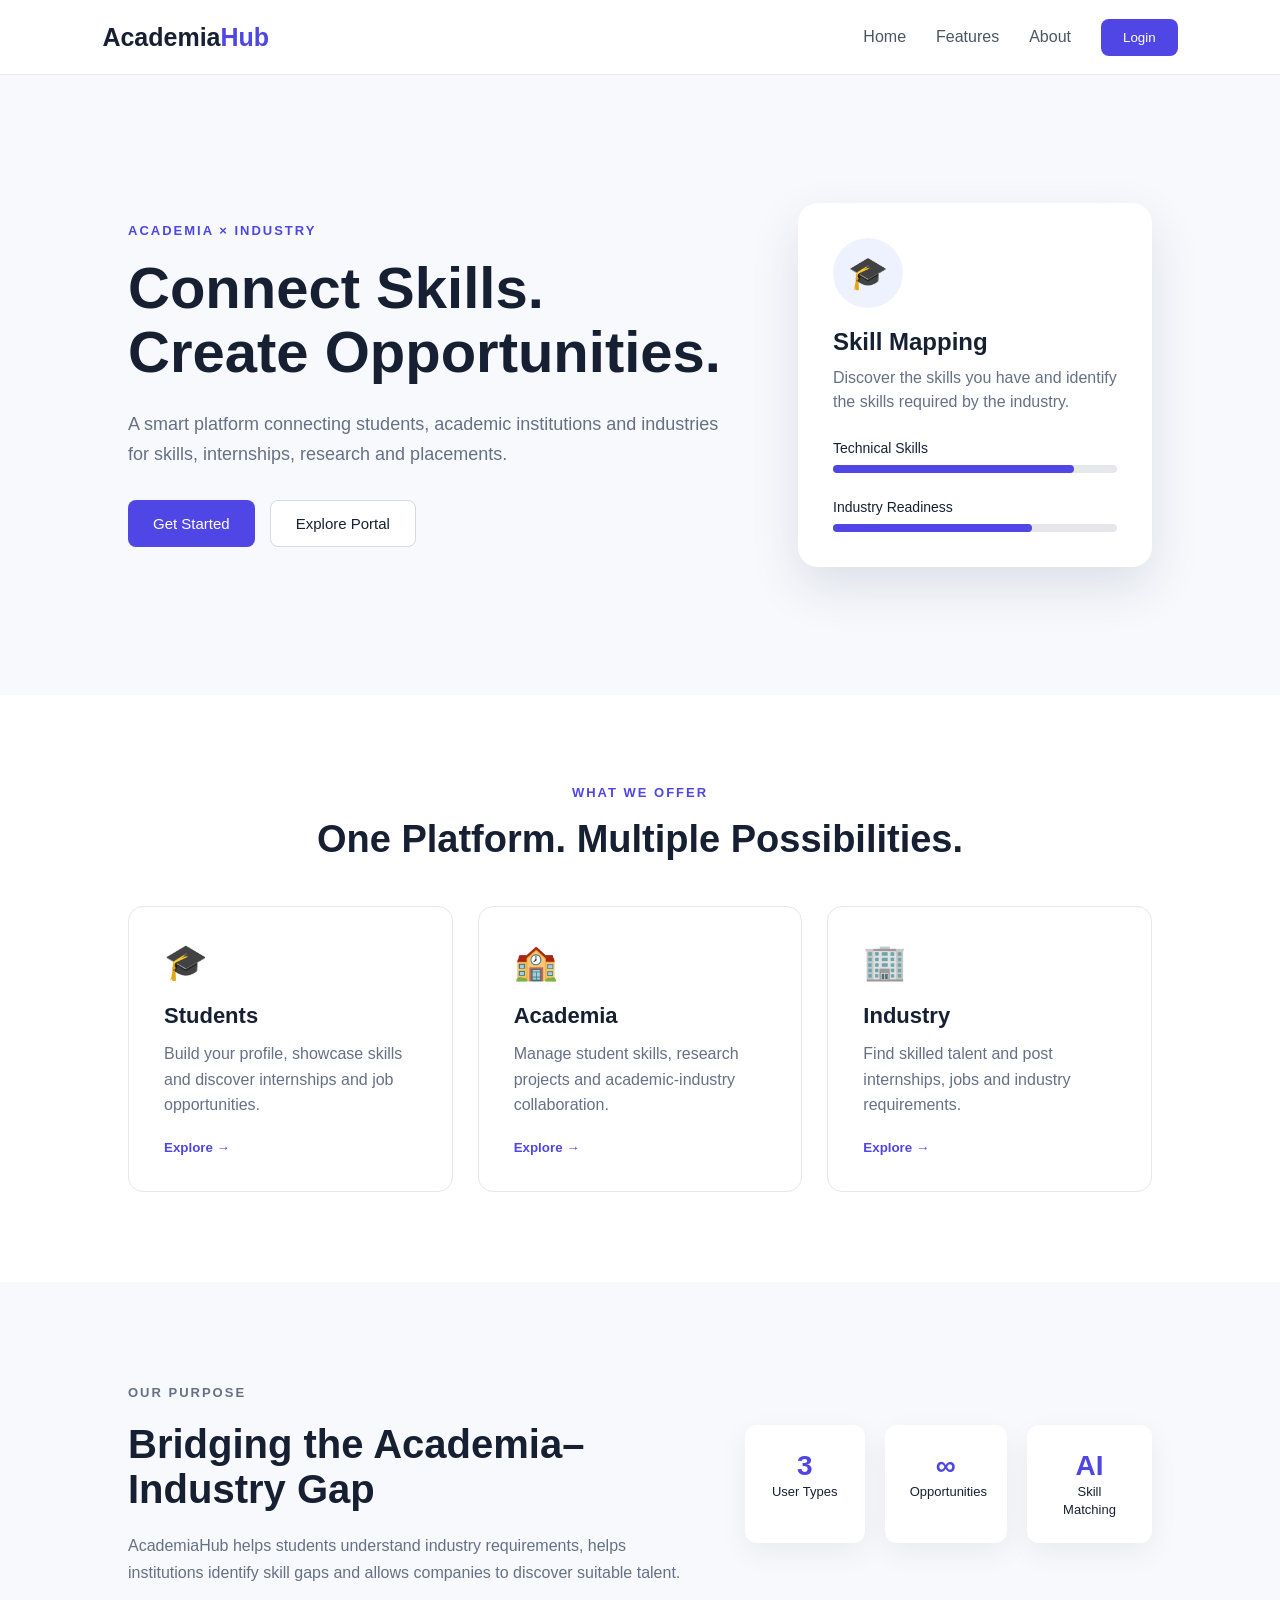
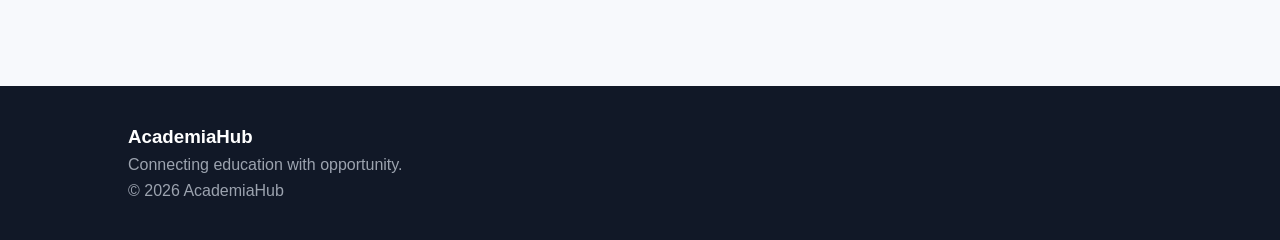
<file: index.html>
<!DOCTYPE html>
<html lang="en">
<head>
    <meta charset="UTF-8">
    <meta name="viewport" content="width=device-width, initial-scale=1.0">
    <title>AcademiaHub</title>
    <link rel="stylesheet" href="style.css">
</head>

<body>

    <!-- Navigation -->
    <nav>
        <div class="logo">Academia<span>Hub</span></div>

        <div class="nav-links">
            <a href="#home">Home</a>
            <a href="#features">Features</a>
            <a href="#about">About</a>
            <button onclick="window.location.href='login.html'">Login</button>
        </div>
    </nav>


    <!-- Hero Section -->
    <section id="home" class="hero">

        <div class="hero-text">
            <p class="tagline">ACADEMIA × INDUSTRY</p>

            <h1>
                Connect Skills.<br>
                Create Opportunities.
            </h1>

            <p>
                A smart platform connecting students, academic institutions
                and industries for skills, internships, research and placements.
            </p>

            <div class="hero-buttons">
                <button class="primary-btn" onclick="showLogin()">
                    Get Started
                </button>

                <button class="secondary-btn" onclick="scrollToFeatures()">
                    Explore Portal
                </button>
            </div>
        </div>

        <div class="hero-card">
            <div class="circle">🎓</div>
            <h2>Skill Mapping</h2>
            <p>
                Discover the skills you have and identify the skills
                required by the industry.
            </p>

            <div class="skill">
                <span>Technical Skills</span>
                <div class="bar">
                    <div class="progress"></div>
                </div>
            </div>

            <div class="skill">
                <span>Industry Readiness</span>
                <div class="bar">
                    <div class="progress second"></div>
                </div>
            </div>
        </div>

    </section>


    <!-- Features -->
    <section id="features" class="features">

        <p class="section-tag">WHAT WE OFFER</p>

        <h2>One Platform. Multiple Possibilities.</h2>

        <div class="cards">

            <div class="card">
                <div class="icon">🎓</div>
                <h3>Students</h3>
                <p>
                    Build your profile, showcase skills and discover
                    internships and job opportunities.
                </p>
                <button onclick="studentLogin()">Explore →</button>
            </div>

            <div class="card">
                <div class="icon">🏫</div>
                <h3>Academia</h3>
                <p>
                    Manage student skills, research projects and
                    academic-industry collaboration.
                </p>
                <button onclick="academiaLogin()">Explore →</button>
            </div>

            <div class="card">
                <div class="icon">🏢</div>
                <h3>Industry</h3>
                <p>
                    Find skilled talent and post internships,
                    jobs and industry requirements.
                </p>
                <button onclick="industryLogin()">Explore →</button>
            </div>

        </div>

    </section>


    <!-- About -->
    <section id="about" class="about">

        <div>
            <p class="section-tag">OUR PURPOSE</p>

            <h2>Bridging the Academia–Industry Gap</h2>

            <p>
                AcademiaHub helps students understand industry requirements,
                helps institutions identify skill gaps and allows companies
                to discover suitable talent.
            </p>
        </div>

        <div class="stats">
            <div>
                <strong>3</strong>
                <span>User Types</span>
            </div>

            <div>
                <strong>∞</strong>
                <span>Opportunities</span>
            </div>

            <div>
                <strong>AI</strong>
                <span>Skill Matching</span>
            </div>
        </div>

    </section>


    <!-- Footer -->
    <footer>
        <h3>AcademiaHub</h3>
        <p>Connecting education with opportunity.</p>
        <p>© 2026 AcademiaHub</p>
    </footer>


    <!-- Login Popup -->
    <div id="loginModal" class="modal">

        <div class="modal-box">

            <span class="close" onclick="closeLogin()">×</span>

            <h2>Welcome Back 👋</h2>
            <p>Login to AcademiaHub</p>

            <input type="email" placeholder="Email">
            <input type="password" placeholder="Password">

            <button class="primary-btn" onclick="login()">
                Login
            </button>

            <p class="signup">
                Don't have an account?
                <b>Sign Up</b>
            </p>

        </div>

    </div>

    <script src="script.js"></script>

</body>
</html>
</file>
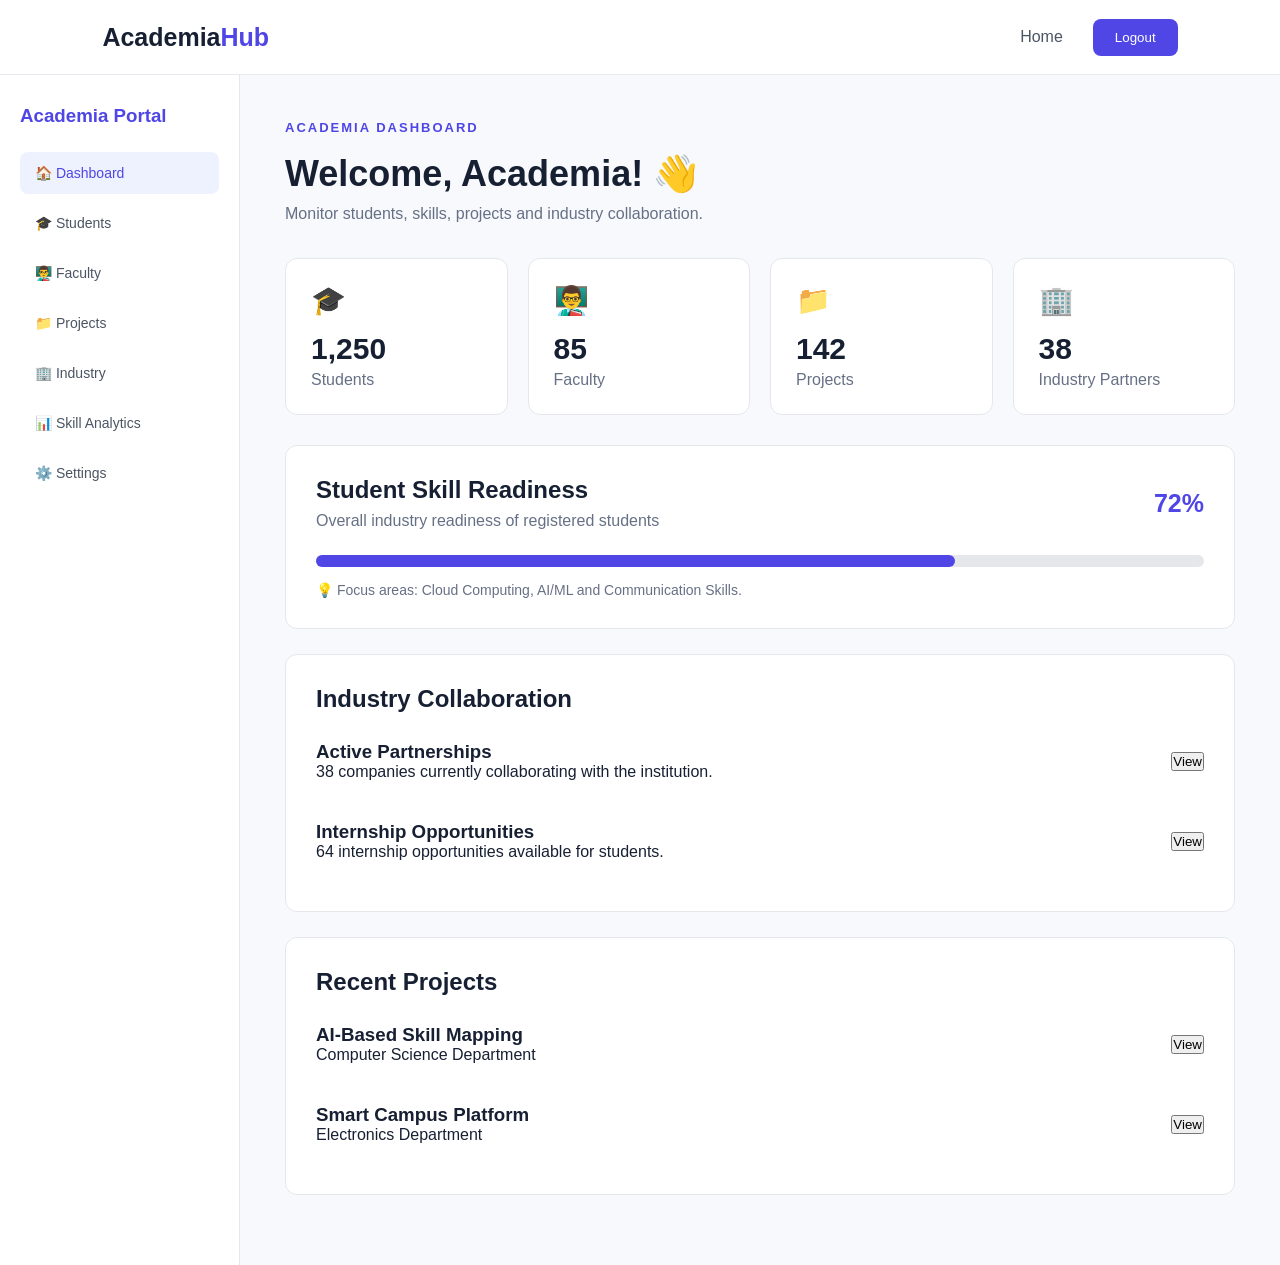
<file: academia-dashboard.html>
<!DOCTYPE html>
<html lang="en">

<head>
    <meta charset="UTF-8">
    <meta name="viewport" content="width=device-width, initial-scale=1.0">

    <title>Academia Dashboard - AcademiaHub</title>

    <link rel="stylesheet" href="style.css">
</head>

<body>

    <!-- Navigation -->
    <nav>
        <div class="logo">
            Academia<span>Hub</span>
        </div>

        <div class="nav-links">
            <a href="index.html">Home</a>

            <button onclick="window.location.href='index.html'">
                Logout
            </button>
        </div>
    </nav>


    <!-- Dashboard -->
    <section class="dashboard">

        <!-- Sidebar -->
        <aside class="sidebar">

            <h3>Academia Portal</h3>

            <button class="side-btn active">
                🏠 Dashboard
            </button>

            <button class="side-btn"
                onclick="window.location.href='students.html'"">
                🎓 Students
            </button>

            <button class="side-btn"
                onclick="alert('Faculty Management coming next!')">
                👨‍🏫 Faculty
            </button>

            <button class="side-btn"
                onclick="alert('Projects coming next!')">
                📁 Projects
            </button>

            <button class="side-btn"
                onclick="alert('Industry Collaboration coming next!')">
                🏢 Industry
            </button>

            <button class="side-btn"
                onclick="alert('Skill Analytics coming next!')">
                📊 Skill Analytics
            </button>

            <button class="side-btn"
                onclick="alert('Settings coming next!')">
                ⚙️ Settings
            </button>

        </aside>


        <!-- Main Content -->
        <main class="dashboard-content">

            <div class="welcome">

                <p class="section-tag">
                    ACADEMIA DASHBOARD
                </p>

                <h1>Welcome, Academia! 👋</h1>

                <p>
                    Monitor students, skills, projects and
                    industry collaboration.
                </p>

            </div>


            <!-- Statistics -->
            <div class="dashboard-cards">

                <div class="dashboard-card">
                    <span class="dashboard-icon">🎓</span>

                    <h2>1,250</h2>

                    <p>Students</p>
                </div>


                <div class="dashboard-card">
                    <span class="dashboard-icon">👨‍🏫</span>

                    <h2>85</h2>

                    <p>Faculty</p>
                </div>


                <div class="dashboard-card">
                    <span class="dashboard-icon">📁</span>

                    <h2>142</h2>

                    <p>Projects</p>
                </div>


                <div class="dashboard-card">
                    <span class="dashboard-icon">🏢</span>

                    <h2>38</h2>

                    <p>Industry Partners</p>
                </div>

            </div>


            <!-- Skill Gap -->
            <div class="dashboard-section">

                <div class="section-header">

                    <div>

                        <h2>
                            Student Skill Readiness
                        </h2>

                        <p>
                            Overall industry readiness
                            of registered students
                        </p>

                    </div>

                    <strong>
                        72%
                    </strong>

                </div>


                <div class="large-bar">

                    <div
                        class="large-progress"
                        style="width:72%;">
                    </div>

                </div>


                <p class="recommendation">
                    💡 Focus areas:
                    Cloud Computing, AI/ML and
                    Communication Skills.
                </p>

            </div>


            <!-- Industry Collaboration -->
            <div class="dashboard-section">

                <h2>
                    Industry Collaboration
                </h2>

                <div class="opportunity">

                    <div>

                        <h3>
                            Active Partnerships
                        </h3>

                        <p>
                            38 companies currently
                            collaborating with the institution.
                        </p>

                    </div>

                    <button
                        onclick="alert('Partnership management coming next!')">
                        View
                    </button>

                </div>


                <div class="opportunity">

                    <div>

                        <h3>
                            Internship Opportunities
                        </h3>

                        <p>
                            64 internship opportunities
                            available for students.
                        </p>

                    </div>

                    <button
                        onclick="alert('Internship management coming next!')">
                        View
                    </button>

                </div>

            </div>


            <!-- Recent Projects -->
            <div class="dashboard-section">

                <h2>
                    Recent Projects
                </h2>


                <div class="opportunity">

                    <div>

                        <h3>
                            AI-Based Skill Mapping
                        </h3>

                        <p>
                            Computer Science Department
                        </p>

                    </div>

                    <button
                        onclick="alert('Project details coming next!')">
                        View
                    </button>

                </div>


                <div class="opportunity">

                    <div>

                        <h3>
                            Smart Campus Platform
                        </h3>

                        <p>
                            Electronics Department
                        </p>

                    </div>

                    <button
                        onclick="alert('Project details coming next!')">
                        View
                    </button>

                </div>

            </div>

        </main>

    </section>

</body>

</html>
</file>
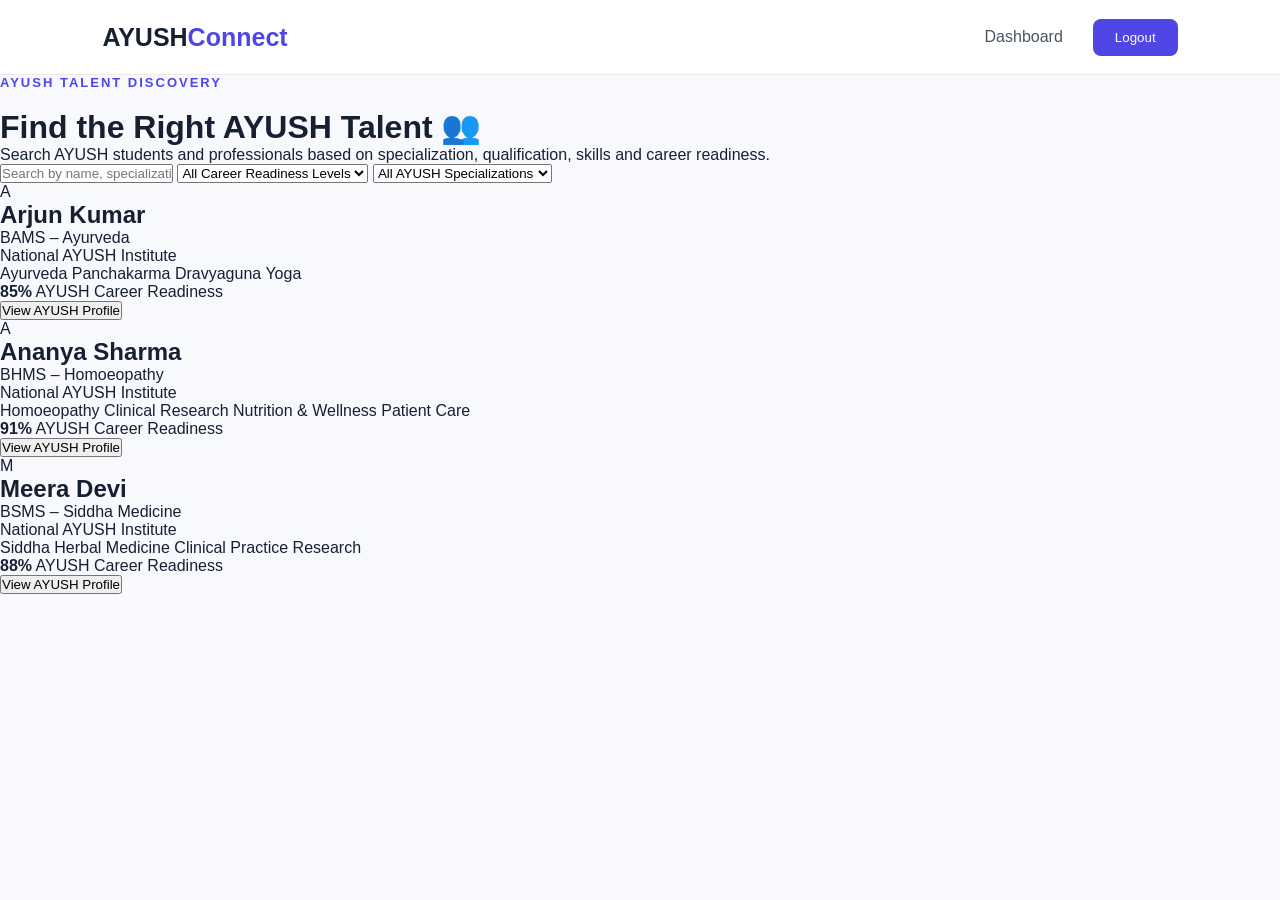
<file: candidates.html>
<!DOCTYPE html>
<html lang="en">

<head>
    <meta charset="UTF-8">
    <meta name="viewport" content="width=device-width, initial-scale=1.0">

    <title>Find AYUSH Talent - AYUSH Connect</title>

    <link rel="stylesheet" href="style.css">
</head>

<body>

    <nav>

        <div class="logo">
            AYUSH<span>Connect</span>
        </div>

        <div class="nav-links">

            <a href="ayush-dashboard.html">
                Dashboard
            </a>

            <button onclick="window.location.href='index.html'">
                Logout
            </button>

        </div>

    </nav>


    <main class="candidates-page">

        <div class="candidates-container">

            <p class="section-tag">
                AYUSH TALENT DISCOVERY
            </p>

            <h1>Find the Right AYUSH Talent 👥</h1>

            <p class="candidates-description">
                Search AYUSH students and professionals based on specialization,
                qualification, skills and career readiness.
            </p>


            <!-- Search -->

            <div class="candidate-search">

                <input
                    type="text"
                    id="candidateSearch"
                    placeholder="Search by name, specialization or skill..."
                    onkeyup="filterCandidates()">

                <select
                    id="readinessFilter"
                    onchange="filterCandidates()">

                    <option value="all">
                        All Career Readiness Levels
                    </option>

                    <option value="90">
                        90%+ Ready
                    </option>

                    <option value="80">
                        80%+ Ready
                    </option>

                    <option value="70">
                        70%+ Ready
                    </option>

                </select>

                <select
                    id="specializationFilter"
                    onchange="filterCandidates()">

                    <option value="all">
                        All AYUSH Specializations
                    </option>

                    <option value="ayurveda">
                        Ayurveda
                    </option>

                    <option value="homoeopathy">
                        Homoeopathy
                    </option>

                    <option value="siddha">
                        Siddha
                    </option>

                    <option value="unani">
                        Unani
                    </option>

                    <option value="yoga">
                        Yoga & Naturopathy
                    </option>

                </select>

            </div>


            <!-- Candidate List -->

            <div class="candidate-list">


                <!-- Candidate 1 -->

                <div class="candidate-card"
                    data-search="arjun kumar ayurveda panchakarma dravyaguna yoga"
                    data-score="85"
                    data-specialization="ayurveda">

                    <div class="candidate-profile">

                        <div class="candidate-avatar">
                            A
                        </div>

                        <div>

                            <h2>Arjun Kumar</h2>

                            <p>
                                BAMS – Ayurveda
                            </p>

                            <p>
                                National AYUSH Institute
                            </p>

                        </div>

                    </div>


                    <div class="candidate-skills">

                        <span>Ayurveda</span>
                        <span>Panchakarma</span>
                        <span>Dravyaguna</span>
                        <span>Yoga</span>

                    </div>


                    <div class="candidate-score">

                        <strong>85%</strong>

                        <span>
                            AYUSH Career Readiness
                        </span>

                    </div>


                    <button
                        onclick="viewCandidate('Arjun Kumar')">

                        View AYUSH Profile

                    </button>

                </div>


                <!-- Candidate 2 -->

                <div class="candidate-card"
                    data-search="ananya sharma homoeopathy clinical research nutrition wellness patient care"
                    data-score="91"
                    data-specialization="homoeopathy">

                    <div class="candidate-profile">

                        <div class="candidate-avatar">
                            A
                        </div>

                        <div>

                            <h2>Ananya Sharma</h2>

                            <p>
                                BHMS – Homoeopathy
                            </p>

                            <p>
                                National AYUSH Institute
                            </p>

                        </div>

                    </div>


                    <div class="candidate-skills">

                        <span>Homoeopathy</span>
                        <span>Clinical Research</span>
                        <span>Nutrition & Wellness</span>
                        <span>Patient Care</span>

                    </div>


                    <div class="candidate-score">

                        <strong>91%</strong>

                        <span>
                            AYUSH Career Readiness
                        </span>

                    </div>


                    <button
                        onclick="viewCandidate('Ananya Sharma')">

                        View AYUSH Profile

                    </button>

                </div>


                <!-- Candidate 3 -->

                <div class="candidate-card"
                    data-search="meera devi siddha herbal medicine clinical practice research"
                    data-score="88"
                    data-specialization="siddha">

                    <div class="candidate-profile">

                        <div class="candidate-avatar">
                            M
                        </div>

                        <div>

                            <h2>Meera Devi</h2>

                            <p>
                                BSMS – Siddha Medicine
                            </p>

                            <p>
                                National AYUSH Institute
                            </p>

                        </div>

                    </div>


                    <div class="candidate-skills">

                        <span>Siddha</span>
                        <span>Herbal Medicine</span>
                        <span>Clinical Practice</span>
                        <span>Research</span>

                    </div>


                    <div class="candidate-score">

                        <strong>88%</strong>

                        <span>
                            AYUSH Career Readiness
                        </span>

                    </div>


                    <button
                        onclick="viewCandidate('Meera Devi')">

                        View AYUSH Profile

                    </button>

                </div>


            </div>

        </div>

    </main>


    <script>

        function filterCandidates() {

            const search =
                document.getElementById('candidateSearch')
                    .value.toLowerCase();

            const readiness =
                document.getElementById('readinessFilter')
                    .value;

            const specialization =
                document.getElementById('specializationFilter')
                    .value;


            document
                .querySelectorAll('.candidate-card')
                .forEach(card => {

                    const searchable =
                        card.dataset.search.toLowerCase();

                    const score =
                        Number(card.dataset.score);

                    const cardSpecialization =
                        card.dataset.specialization;


                    const matchesSearch =
                        searchable.includes(search);


                    const matchesReadiness =
                        readiness === 'all' ||
                        score >= Number(readiness);


                    const matchesSpecialization =
                        specialization === 'all' ||
                        cardSpecialization === specialization;


                    if (
                        matchesSearch &&
                        matchesReadiness &&
                        matchesSpecialization
                    ) {

                        card.style.display = '';

                    } else {

                        card.style.display = 'none';

                    }

                });

        }


        function viewCandidate(name) {

            alert(
                "AYUSH Profile selected: " + name
            );

        }

    </script>

</body>

</html>
</file>
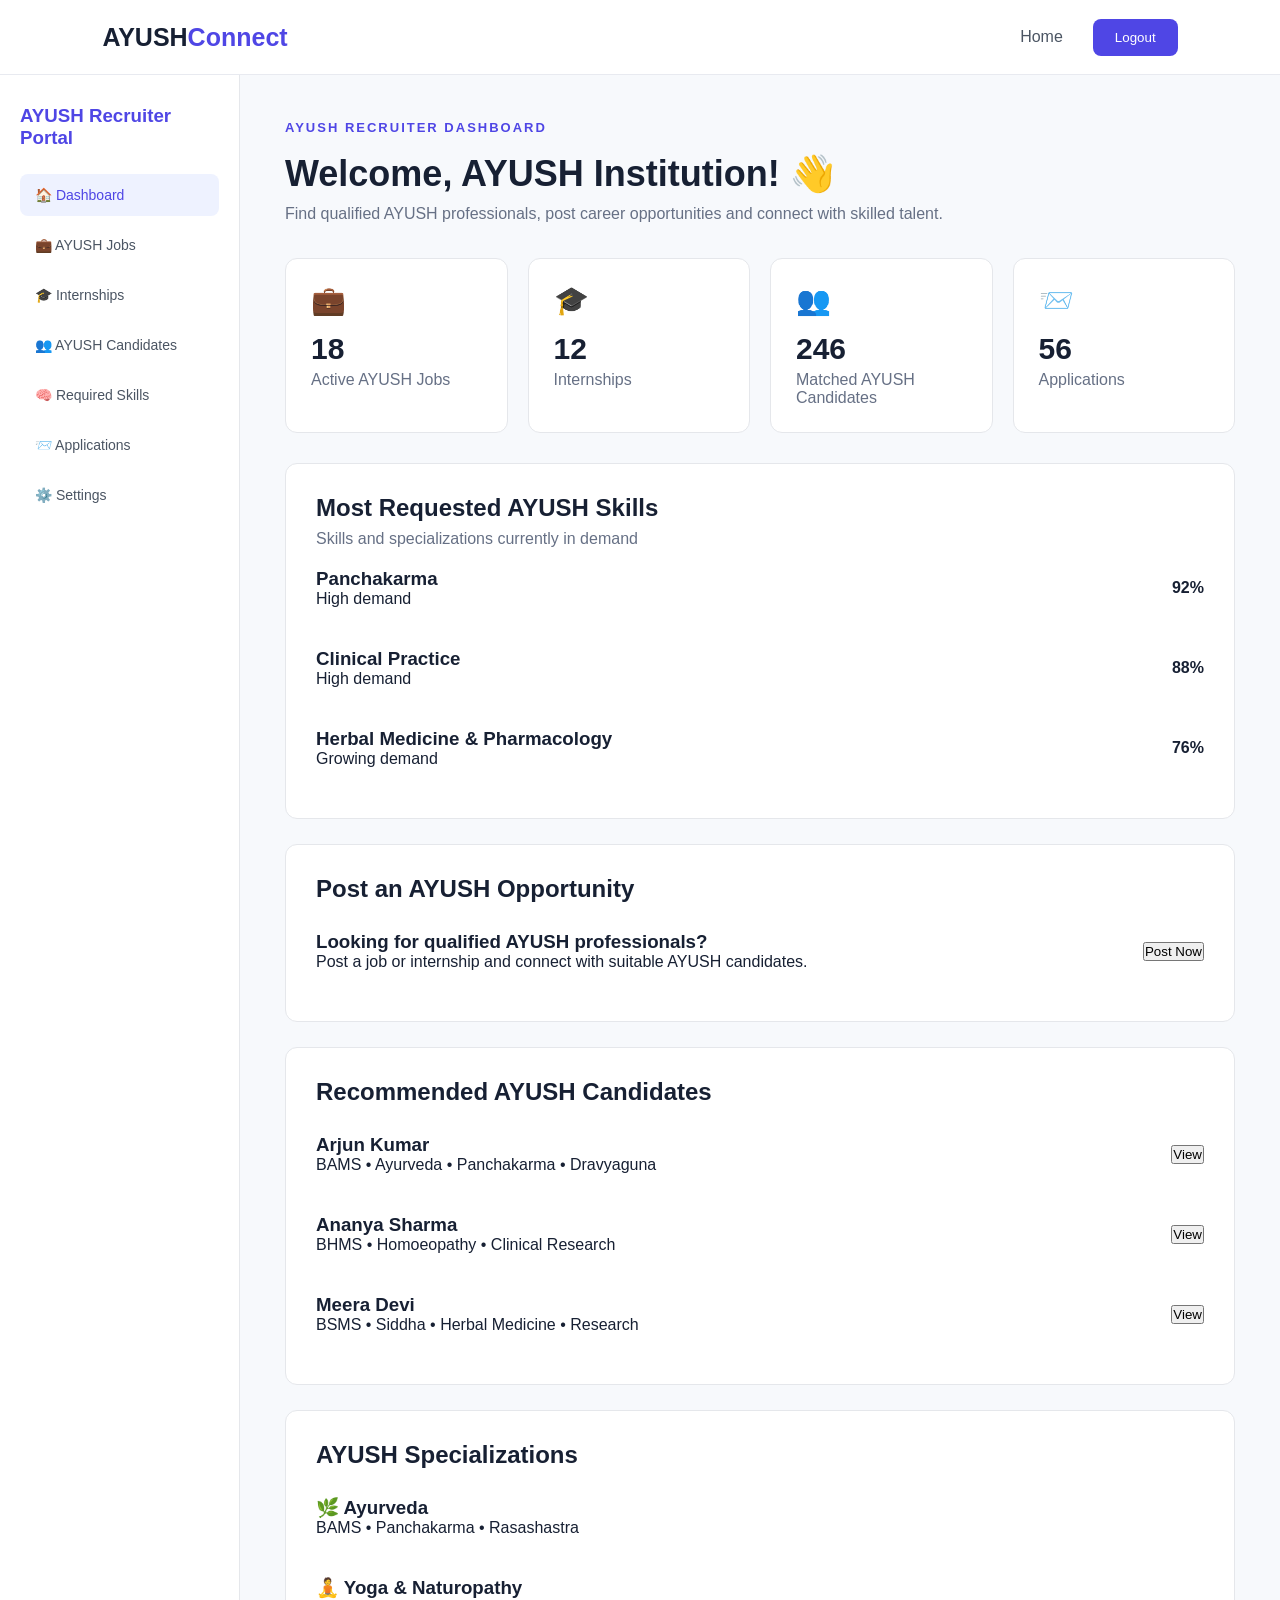
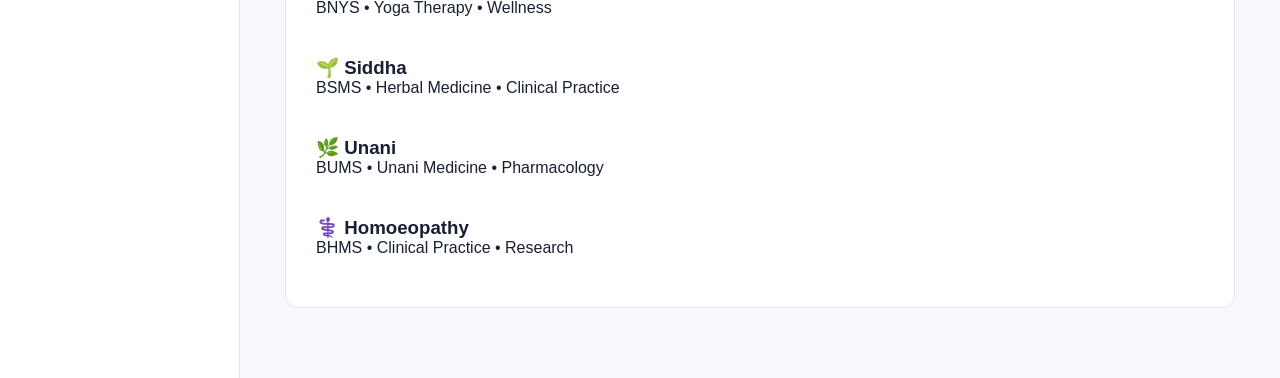
<file: industry-dashboard.html>
<!DOCTYPE html>
<html lang="en">

<head>
    <meta charset="UTF-8">
    <meta name="viewport" content="width=device-width, initial-scale=1.0">

    <title>AYUSH Recruiter Dashboard - AYUSH Connect</title>

    <link rel="stylesheet" href="style.css">
</head>

<body>

    <!-- Navigation -->
    <nav>

        <div class="logo">
            AYUSH<span>Connect</span>
        </div>

        <div class="nav-links">

            <a href="index.html">
                Home
            </a>

            <button onclick="window.location.href='index.html'">
                Logout
            </button>

        </div>

    </nav>


    <!-- Dashboard -->
    <section class="dashboard">


        <!-- Sidebar -->
        <aside class="sidebar">

            <h3>AYUSH Recruiter Portal</h3>


            <button class="side-btn active">
                🏠 Dashboard
            </button>


            <button class="side-btn"
                onclick="window.location.href='post-job.html'">

                💼 AYUSH Jobs

            </button>


            <button class="side-btn"
                onclick="window.location.href='internships.html'">

                🎓 Internships

            </button>


            <button class="side-btn"
                onclick="window.location.href='candidates.html'">

                👥 AYUSH Candidates

            </button>


            <button class="side-btn"
                onclick="alert('AYUSH skill requirements coming next!')">

                🧠 Required Skills

            </button>


            <button class="side-btn"
                onclick="alert('Applications management coming next!')">

                📨 Applications

            </button>


            <button class="side-btn"
                onclick="alert('Recruiter settings coming next!')">

                ⚙️ Settings

            </button>

        </aside>


        <!-- Main Content -->
        <main class="dashboard-content">


            <!-- Welcome -->
            <div class="welcome">

                <p class="section-tag">
                    AYUSH RECRUITER DASHBOARD
                </p>


                <h1>
                    Welcome, AYUSH Institution! 👋
                </h1>


                <p>
                    Find qualified AYUSH professionals, post career
                    opportunities and connect with skilled talent.
                </p>

            </div>


            <!-- Statistics -->
            <div class="dashboard-cards">


                <div class="dashboard-card">

                    <span class="dashboard-icon">
                        💼
                    </span>

                    <h2>
                        18
                    </h2>

                    <p>
                        Active AYUSH Jobs
                    </p>

                </div>


                <div class="dashboard-card">

                    <span class="dashboard-icon">
                        🎓
                    </span>

                    <h2>
                        12
                    </h2>

                    <p>
                        Internships
                    </p>

                </div>


                <div class="dashboard-card">

                    <span class="dashboard-icon">
                        👥
                    </span>

                    <h2>
                        246
                    </h2>

                    <p>
                        Matched AYUSH Candidates
                    </p>

                </div>


                <div class="dashboard-card">

                    <span class="dashboard-icon">
                        📨
                    </span>

                    <h2>
                        56
                    </h2>

                    <p>
                        Applications
                    </p>

                </div>

            </div>


            <!-- AYUSH Skills -->
            <div class="dashboard-section">


                <div class="section-header">

                    <div>

                        <h2>
                            Most Requested AYUSH Skills
                        </h2>

                        <p>
                            Skills and specializations currently
                            in demand
                        </p>

                    </div>

                </div>


                <div class="opportunity">

                    <div>

                        <h3>
                            Panchakarma
                        </h3>

                        <p>
                            High demand
                        </p>

                    </div>

                    <strong>
                        92%
                    </strong>

                </div>


                <div class="opportunity">

                    <div>

                        <h3>
                            Clinical Practice
                        </h3>

                        <p>
                            High demand
                        </p>

                    </div>

                    <strong>
                        88%
                    </strong>

                </div>


                <div class="opportunity">

                    <div>

                        <h3>
                            Herbal Medicine & Pharmacology
                        </h3>

                        <p>
                            Growing demand
                        </p>

                    </div>

                    <strong>
                        76%
                    </strong>

                </div>


            </div>


            <!-- Post Opportunity -->
            <div class="dashboard-section">


                <h2>
                    Post an AYUSH Opportunity
                </h2>


                <div class="opportunity">


                    <div>

                        <h3>
                            Looking for qualified AYUSH professionals?
                        </h3>

                        <p>
                            Post a job or internship and connect
                            with suitable AYUSH candidates.
                        </p>

                    </div>


                    <button
                        onclick="window.location.href='post-job.html'">

                        Post Now

                    </button>


                </div>

            </div>


            <!-- Recommended Candidates -->
            <div class="dashboard-section">


                <h2>
                    Recommended AYUSH Candidates
                </h2>


                <!-- Candidate 1 -->

                <div class="opportunity">

                    <div>

                        <h3>
                            Arjun Kumar
                        </h3>

                        <p>
                            BAMS • Ayurveda • Panchakarma • Dravyaguna
                        </p>

                    </div>


                    <button
                        onclick="window.location.href='candidates.html'">

                        View

                    </button>

                </div>


                <!-- Candidate 2 -->

                <div class="opportunity">

                    <div>

                        <h3>
                            Ananya Sharma
                        </h3>

                        <p>
                            BHMS • Homoeopathy • Clinical Research
                        </p>

                    </div>


                    <button
                        onclick="window.location.href='candidates.html'">

                        View

                    </button>

                </div>


                <!-- Candidate 3 -->

                <div class="opportunity">

                    <div>

                        <h3>
                            Meera Devi
                        </h3>

                        <p>
                            BSMS • Siddha • Herbal Medicine • Research
                        </p>

                    </div>


                    <button
                        onclick="window.location.href='candidates.html'">

                        View

                    </button>

                </div>


            </div>


            <!-- AYUSH Specializations -->

            <div class="dashboard-section">

                <h2>
                    AYUSH Specializations
                </h2>


                <div class="opportunity">

                    <div>

                        <h3>
                            🌿 Ayurveda
                        </h3>

                        <p>
                            BAMS • Panchakarma • Rasashastra
                        </p>

                    </div>

                </div>


                <div class="opportunity">

                    <div>

                        <h3>
                            🧘 Yoga & Naturopathy
                        </h3>

                        <p>
                            BNYS • Yoga Therapy • Wellness
                        </p>

                    </div>

                </div>


                <div class="opportunity">

                    <div>

                        <h3>
                            🌱 Siddha
                        </h3>

                        <p>
                            BSMS • Herbal Medicine • Clinical Practice
                        </p>

                    </div>

                </div>


                <div class="opportunity">

                    <div>

                        <h3>
                            🌿 Unani
                        </h3>

                        <p>
                            BUMS • Unani Medicine • Pharmacology
                        </p>

                    </div>

                </div>


                <div class="opportunity">

                    <div>

                        <h3>
                            ⚕️ Homoeopathy
                        </h3>

                        <p>
                            BHMS • Clinical Practice • Research
                        </p>

                    </div>

                </div>

            </div>


        </main>

    </section>

</body>

</html>
</file>
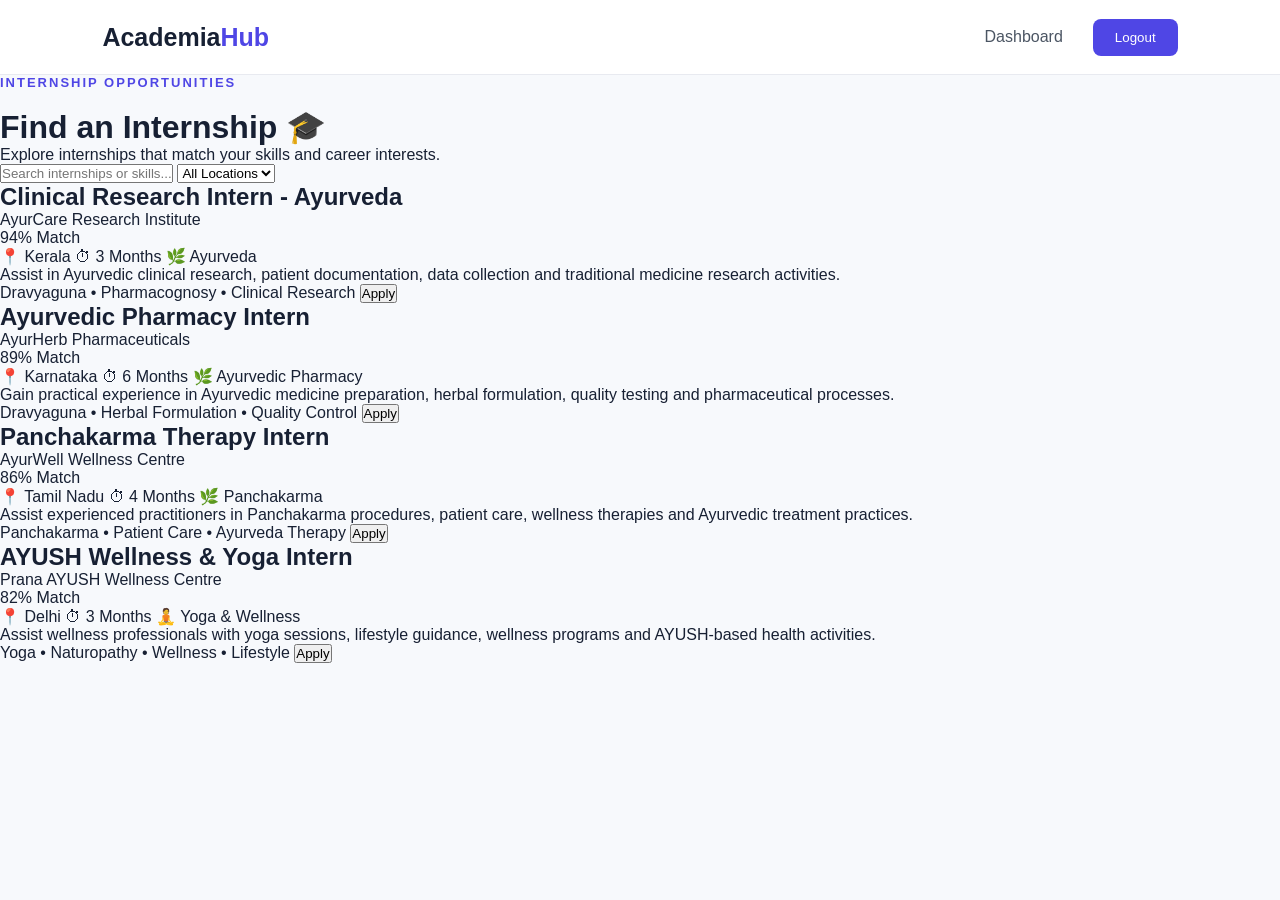
<file: internships.html>
<!DOCTYPE html>
<html lang="en">

<head>
    <meta charset="UTF-8">
    <meta name="viewport" content="width=device-width, initial-scale=1.0">

    <title>Internships - AcademiaHub</title>

    <link rel="stylesheet" href="style.css">
</head>

<body>

    <nav>

        <div class="logo">
            Academia<span>Hub</span>
        </div>

        <div class="nav-links">

            <a href="student-dashboard.html">
                Dashboard
            </a>

            <button onclick="window.location.href='index.html'">
                Logout
            </button>

        </div>

    </nav>


    <main class="internship-page">

        <div class="internship-container">

            <p class="section-tag">
                INTERNSHIP OPPORTUNITIES
            </p>

            <h1>Find an Internship 🎓</h1>

            <p class="internship-description">
                Explore internships that match your skills
                and career interests.
            </p>


            <!-- Search -->

            <div class="internship-search">

                <input type="text" id="internshipSearch" placeholder="Search internships or skills..."
                    onkeyup="filterInternships()">

                <select id="internshipLocation" onchange="filterInternships()">

                    <option value="All">All Locations</option>
                    <option value="Kerala">Kerala</option>
                    <option value="Karnataka">Karnataka</option>
                    <option value="Tamil Nadu">Tamil Nadu</option>
                    <option value="Delhi">Delhi</option>
                    <option value="Remote">Remote</option>
                </select>

            </div>


            <!-- Internship 1 -->

            <div class="internship-card" data-location="Kerala"
                data-search="ayurveda clinical research dravyaguna pharmacognosy">

                <div class="internship-top">

                    <div>
                        <h2>Clinical Research Intern - Ayurveda</h2>

                        <p class="company">
                            AyurCare Research Institute
                        </p>
                    </div>

                    <span class="match-badge">
                        94% Match
                    </span>

                </div>


                <div class="internship-details">

                    <span>📍 Kerala</span>

                    <span>⏱ 3 Months</span>

                    <span>🌿 Ayurveda</span>

                </div>


                <p>
                    Assist in Ayurvedic clinical research, patient documentation,
                    data collection and traditional medicine research activities.
                </p>


                <div class="internship-footer">

                    <span>
                        Dravyaguna • Pharmacognosy • Clinical Research
                    </span>

                    <button onclick="applyInternship('Clinical Research Intern - Ayurveda')">
                        Apply
                    </button>

                </div>

            </div>

            <!-- Internship 2 -->

            <div class="internship-card" data-location="Karnataka"
                data-search="ayurvedic pharmacy formulation quality control dravyaguna">

                <div class="internship-top">

                    <div>
                        <h2>Ayurvedic Pharmacy Intern</h2>

                        <p class="company">
                            AyurHerb Pharmaceuticals
                        </p>
                    </div>

                    <span class="match-badge">
                        89% Match
                    </span>

                </div>


                <div class="internship-details">

                    <span>📍 Karnataka</span>

                    <span>⏱ 6 Months</span>

                    <span>🌿 Ayurvedic Pharmacy</span>

                </div>


                <p>
                    Gain practical experience in Ayurvedic medicine preparation,
                    herbal formulation, quality testing and pharmaceutical processes.
                </p>


                <div class="internship-footer">

                    <span>
                        Dravyaguna • Herbal Formulation • Quality Control
                    </span>

                    <button onclick="applyInternship('Ayurvedic Pharmacy Intern')">
                        Apply
                    </button>

                </div>

            </div>


            <!<!-- Internship 3 -->

                <div class="internship-card" data-location="Tamil Nadu"
                    data-search="panchakarma ayurveda wellness therapy clinical training">

                    <div class="internship-top">

                        <div>
                            <h2>Panchakarma Therapy Intern</h2>

                            <p class="company">
                                AyurWell Wellness Centre
                            </p>
                        </div>

                        <span class="match-badge">
                            86% Match
                        </span>

                    </div>


                    <div class="internship-details">

                        <span>📍 Tamil Nadu</span>

                        <span>⏱ 4 Months</span>

                        <span>🌿 Panchakarma</span>

                    </div>


                    <p>
                        Assist experienced practitioners in Panchakarma procedures,
                        patient care, wellness therapies and Ayurvedic treatment practices.
                    </p>


                    <div class="internship-footer">

                        <span>
                            Panchakarma • Patient Care • Ayurveda Therapy
                        </span>

                        <button onclick="applyInternship('Panchakarma Therapy Intern')">
                            Apply
                        </button>

                    </div>

                </div>


                <!-- Internship 4 -->

                <div class="internship-card" data-location="Delhi"
                    data-search="ayurveda yoga wellness naturopathy lifestyle">

                    <div class="internship-top">

                        <div>
                            <h2>AYUSH Wellness &amp; Yoga Intern</h2>

                            <p class="company">
                                Prana AYUSH Wellness Centre
                            </p>
                        </div>

                        <span class="match-badge">
                            82% Match
                        </span>

                    </div>


                    <div class="internship-details">

                        <span>📍 Delhi</span>

                        <span>⏱ 3 Months</span>

                        <span>🧘 Yoga &amp; Wellness</span>

                    </div>


                    <p>
                        Assist wellness professionals with yoga sessions, lifestyle
                        guidance, wellness programs and AYUSH-based health activities.
                    </p>


                    <div class="internship-footer">

                        <span>
                            Yoga • Naturopathy • Wellness • Lifestyle
                        </span>

                        <button onclick="applyInternship('AYUSH Wellness & Yoga Intern')">
                            Apply
                        </button>

                    </div>

                </div>
        </div>


        </div>

        </div>

    </main>


    <script>

        function filterInternships() {

            const search = document
                .getElementById("internshipSearch")
                .value
                .toLowerCase()
                .trim();

            const location = document
                .getElementById("internshipLocation")
                .value
                .toLowerCase()
                .trim();

            const internships = document.querySelectorAll(".internship-card");

            internships.forEach(function (internship) {

                const text = internship.dataset.search
                    .toLowerCase();

                const internshipLocation = internship.dataset.location
                    .toLowerCase()
                    .trim();

                const matchesSearch = text.includes(search);

                // "all", "all locations", or empty means show every location
                const matchesLocation =
                    location === "all" ||
                    location === "all locations" ||
                    location === "" ||
                    internshipLocation === location;

                if (matchesSearch && matchesLocation) {
                    internship.style.display = "block";
                } else {
                    internship.style.display = "none";
                }

            });
        }


        function applyInternship(name) {

            alert(
                "Application started for: " +
                name +
                "\n\nThe application system will be connected to the database later."
            );

        }

    </script>

</body>

</html>
</file>
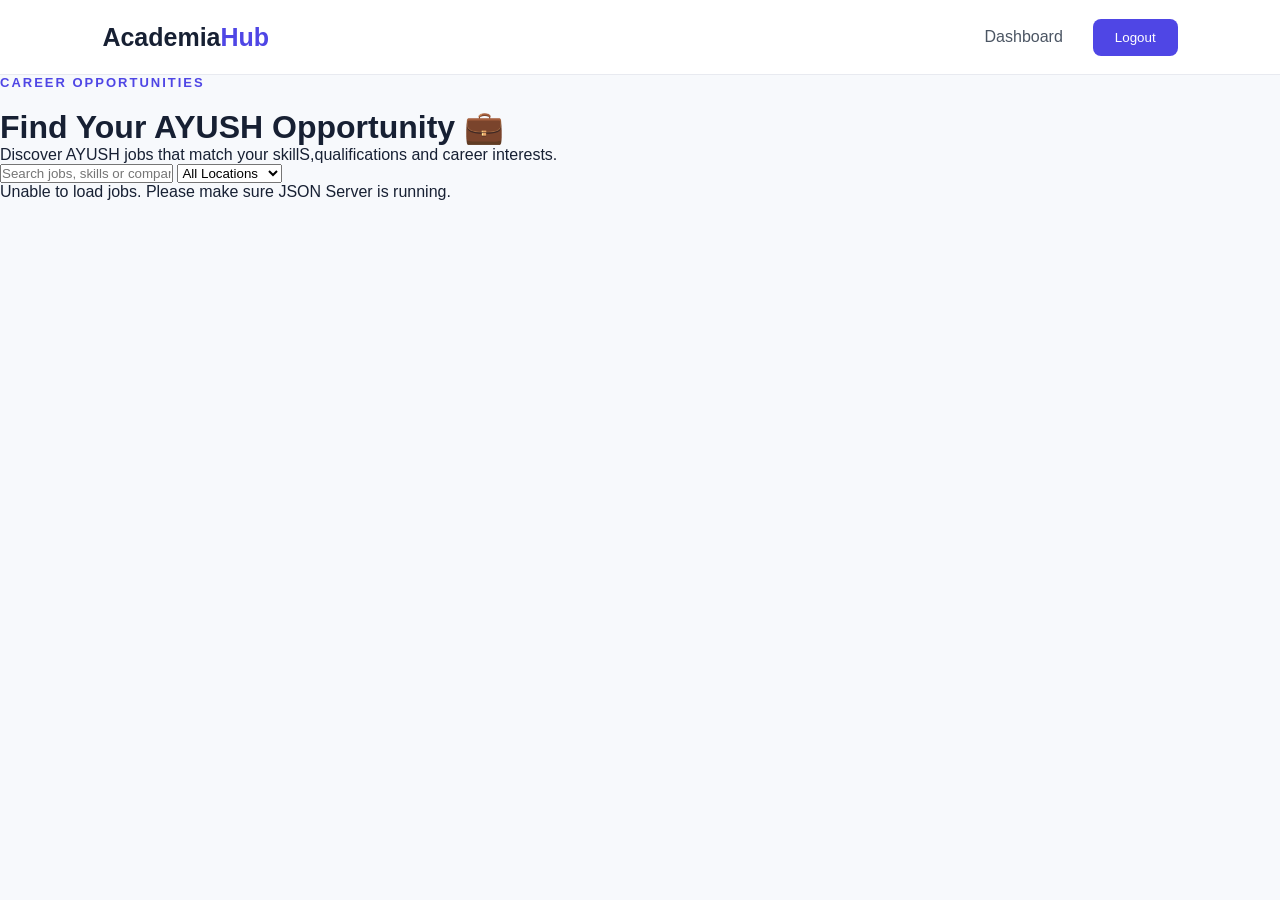
<file: jobs.html>
<!DOCTYPE html>
<html lang="en">

<head>
    <meta charset="UTF-8">
    <meta name="viewport" content="width=device-width, initial-scale=1.0">

    <title>Jobs - AcademiaHub</title>

    <link rel="stylesheet" href="style.css">
</head>

<body>

    <!-- Navigation -->

    <nav>

        <div class="logo">
            Academia<span>Hub</span>
        </div>

        <div class="nav-links">

            <a href="student-dashboard.html">
                Dashboard
            </a>

            <button onclick="window.location.href='index.html'">
                Logout
            </button>

        </div>

    </nav>


    <!-- Jobs Page -->

    <main class="jobs-page">

        <div class="jobs-container">

            <p class="section-tag">
                CAREER OPPORTUNITIES
            </p>

            <h1>Find Your AYUSH Opportunity 💼</h1>

            <p class="jobs-description">
                Discover AYUSH jobs that match your skillS,qualifications and career interests.
            </p>


            <!-- Search -->

            <div class="job-search">

                <input type="text" id="searchInput" placeholder="Search jobs, skills or companies..."
                    onkeyup="filterJobs()">

                <select id="locationFilter" onchange="filterJobs()">

                    <option value="">All Locations</option>
                    <option value="Kerala">Kerala</option>
                    <option value="Karnataka">Karnataka</option>
                    <option value="Delhi">Delhi</option>
                    <option value="Maharashtra">Maharashtra</option>
                    <option value="Tamil Nadu">Tamil Nadu</option>
                    <option value="Uttar Pradesh">Uttar Pradesh</option>
                </select>

            </div>


            <!-- Job Cards -->

            <div class="job-list" id="jobList">


                <!-- Job 1 -->

                <div class="job-card" data-location="Kerala"
                    data-search="ayurvedic pharmacist ayurveda pharmacognosy dravyaguna quality control">

                    <div class="job-header">

                        <div>
                            <h2>Ayurvedic Pharmacist</h2>

                            <p class="company">
                                AyurHerb Pharmaceuticals
                            </p>
                        </div>

                        <span class="match-badge">
                            92% Match
                        </span>

                    </div>


                    <div class="job-details">

                        <span>📍 Kerala</span>

                        <span>💼 Full-time</span>

                        <span>🌿 Ayurveda</span>

                    </div>


                    <p>
                        Work with Ayurvedic formulations, herbal medicines,
                        and quality assurance processes in an AYUSH pharmaceutical organization.
                    </p>


                    <div class="job-footer">

                        <span class="job-skills">
                            Pharmacognosy • Dravyaguna • Quality Control
                        </span>


                        <button onclick="applyJob('Ayurvedic Pharmacist')">
                            Apply Now
                        </button>

                    </div>

                </div>


                <!-- Job 2 -->

                <div class="job-card" data-location="Karnataka"
                    data-search="panchakarma therapist ayurveda panchakarma patient care wellness">

                    <div class="job-header">

                        <div>

                            <h2>Panchakarma Therapist</h2>

                            <p class="company">
                                Ayurveda Wellness Center
                            </p>

                        </div>

                        <span class="match-badge">
                            90% Match
                        </span>

                    </div>


                    <div class="job-details">

                        <span>📍 Karnataka</span>
                        <span>💼 Full-time</span>
                        <span>🐍 Ayurveda</span>

                    </div>


                    <p>
                        Provide Panchakarma therapies and assist patients under the supervision of Ayurvedic physicians.
                    </p>


                    <div class="job-footer">

                        <span class="job-skills">
                            Panchakarma • Patient Care • Ayurvedic
                        </span>

                        <button onclick="applyJob('Panchakarma Therapist')">
                            Apply Now
                        </button>

                    </div>

                </div>


                <!-- Job 3 -->
                <div class="job-card" data-location="Maharashtra"
                    data-search="ayurvedic formulation researcher ayurveda ayush rasashastra pharmacognosy formulation development">

                    <div class="job-header">

                        <div>
                            <h2>Ayurvedic Formulation Researcher</h2>

                            <p class="company">
                                Herbal Life Sciences
                            </p>

                            <span class="job-type">
                                AYUSH Opportunity
                            </span>
                        </div>

                        <span class="match-badge">
                            88% Match
                        </span>

                    </div>

                    <div class="job-details">
                        <span>📍 Maharashtra</span>
                        <span>💼 Full-time</span>
                        <span>🌿 AYUSH</span>
                    </div>

                    <p>
                        Research and develop traditional Ayurvedic formulations
                        using modern quality standards.
                    </p>

                    <div class="job-footer">

                        <span class="job-skills">
                            Rasashastra • Pharmacognosy • Formulation Development
                        </span>

                        <button onclick="applyJob('Ayurvedic Formulation Researcher')">
                            Apply Now
                        </button>

                    </div>

                </div>
                <!-- Job 4 -->

                <div class="job-card" data-location="Bengaluru"
                    data-search="clinical research associate ayurveda clinical research ayush research pharmacology">

                    <div class="job-header">

                        <div>
                            <h2>Clinical Research Associate – Ayurveda</h2>

                            <p class="company">
                                AyurLife Research Institute
                            </p>
                        </div>

                        <span class="match-badge">
                            88% Match
                        </span>

                    </div>


                    <div class="job-details">

                        <span>📍 Bengaluru</span>

                        <span>💼 Full-time</span>

                        <span>🔬 Clinical Research</span>

                    </div>


                    <p>
                        Support clinical research studies involving Ayurvedic treatments,
                        herbal medicines, patient data collection, and research documentation.
                    </p>


                    <div class="job-footer">

                        <span class="job-skills">
                            Clinical Research • Ayurveda • Pharmacology
                        </span>


                        <button onclick="applyJob('Clinical Research Associate – Ayurveda')">
                            Apply Now
                        </button>

                    </div>

                </div>

            </div>

        </div>


        </div>

        </div>

    </main>


    <script>

        async function loadJobs() {

            const jobList = document.getElementById("jobList");

            try {

                const response = await fetch("http://localhost:3000/jobs");

                if (!response.ok) {
                    throw new Error("Failed to load jobs");
                }

                const jobs = await response.json();

                jobList.innerHTML = "";

                if (jobs.length === 0) {

                    jobList.innerHTML = `
                <p>No AYUSH jobs available yet.</p>
            `;

                    return;
                }

                jobs.forEach(function (job) {

                    const card = document.createElement("div");

                    card.className = "job-card";

                    card.setAttribute(
                        "data-location",
                        job.location
                    );

                    card.setAttribute(
                        "data-search",
                        `${job.title} ${job.company} ${job.skills} ${job.description}`.toLowerCase()
                    );

                    card.innerHTML = `

                <div class="job-header">

                    <div>

                        <h2>${job.title}</h2>

                        <p class="company">
                            ${job.company}
                        </p>

                    </div>

                    <span class="match-badge">
                        AYUSH Opportunity
                    </span>

                </div>


                <div class="job-details">

                    <span>📍 ${job.location}</span>

                    <span>💼 ${job.type}</span>

                    <span>🌿 AYUSH</span>

                </div>


                <p>
                    ${job.description}
                </p>


                <div class="job-footer">

                    <span class="job-skills">
                        ${job.skills}
                    </span>

                    <button onclick="applyJob('${job.title}')">
                        Apply Now
                    </button>

                </div>

            `;

                    jobList.appendChild(card);

                });

            } catch (error) {

                console.error("Error loading jobs:", error);

                jobList.innerHTML = `
            <p>
                Unable to load jobs.
                Please make sure JSON Server is running.
            </p>
        `;

            }

        }


        function filterJobs() {

            const search = document
                .getElementById("searchInput")
                .value
                .toLowerCase()
                .trim();

            const location = document
                .getElementById("locationFilter")
                .value
                .toLowerCase()
                .trim();

            const jobs = document.querySelectorAll(".job-card");

            jobs.forEach(function (job) {

                const jobText = job.textContent.toLowerCase();

                const jobSearch = (job.dataset.search || "")
                    .toLowerCase();

                const jobLocation = (job.dataset.location || "")
                    .toLowerCase()
                    .trim();

                const matchesSearch =
                    jobText.includes(search) ||
                    jobSearch.includes(search);

                const matchesLocation =
                    location === "" ||
                    location === "all" ||
                    location === "all locations" ||
                    jobLocation === location;

                if (matchesSearch && matchesLocation) {
                    job.style.display = "block";
                } else {
                    job.style.display = "none";
                }

            });
        }


        function applyJob(jobName) {

            alert(
                "Application started for: " +
                jobName +
                "\n\nApplication tracking will be connected later."
            );

        }


        loadJobs();

    </script>

</body>

</html>
</file>
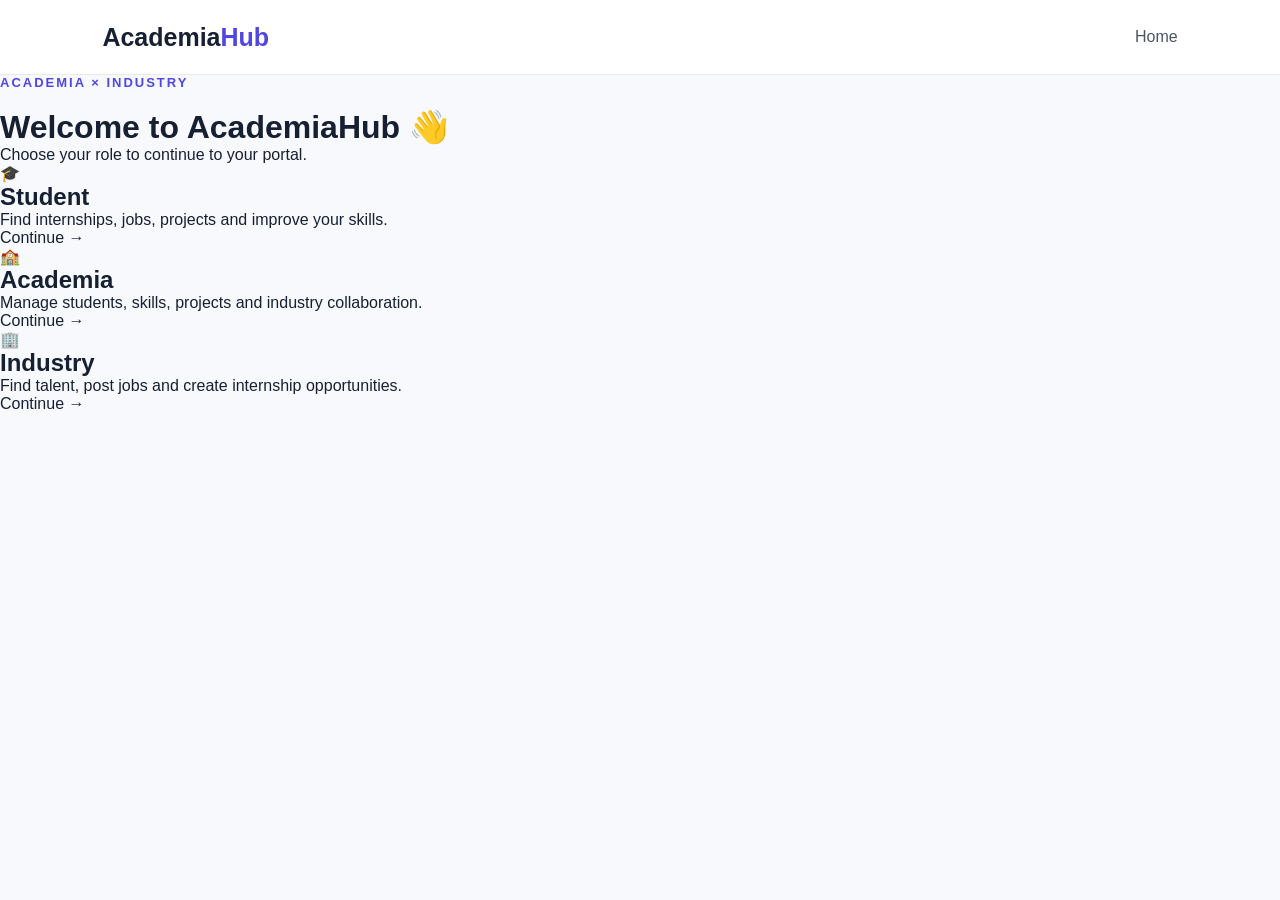
<file: login.html>
<!DOCTYPE html>
<html lang="en">

<head>
    <meta charset="UTF-8">
    <meta name="viewport" content="width=device-width, initial-scale=1.0">

    <title>Login - AcademiaHub</title>

    <link rel="stylesheet" href="style.css">
</head>

<body>

    <nav>
        <div class="logo">
            Academia<span>Hub</span>
        </div>

        <div class="nav-links">
            <a href="index.html">Home</a>
        </div>
    </nav>


    <main class="login-page">

        <div class="login-container">

            <p class="section-tag">ACADEMIA × INDUSTRY</p>

            <h1>Welcome to AcademiaHub 👋</h1>

            <p class="login-description">
                Choose your role to continue to your portal.
            </p>


            <div class="role-cards">

                <!-- Student -->

                <div class="role-card"
                    onclick="openPortal('student')">

                    <div class="role-icon">🎓</div>

                    <h2>Student</h2>

                    <p>
                        Find internships, jobs, projects
                        and improve your skills.
                    </p>

                    <span>Continue →</span>

                </div>


                <!-- Academia -->

                <div class="role-card"
                    onclick="openPortal('academia')">

                    <div class="role-icon">🏫</div>

                    <h2>Academia</h2>

                    <p>
                        Manage students, skills, projects
                        and industry collaboration.
                    </p>

                    <span>Continue →</span>

                </div>


                <!-- Industry -->

                <div class="role-card"
                    onclick="openPortal('industry')">

                    <div class="role-icon">🏢</div>

                    <h2>Industry</h2>

                    <p>
                        Find talent, post jobs and
                        create internship opportunities.
                    </p>

                    <span>Continue →</span>

                </div>

            </div>

        </div>

    </main>


    <script>

        function openPortal(role) {

            if (role === "student") {
                window.location.href = "student-dashboard.html";
            }

            else if (role === "academia") {
                window.location.href = "academia-dashboard.html";
            }

            else if (role === "industry") {
                window.location.href = "industry-dashboard.html";
            }

        }

    </script>

</body>

</html>
</file>
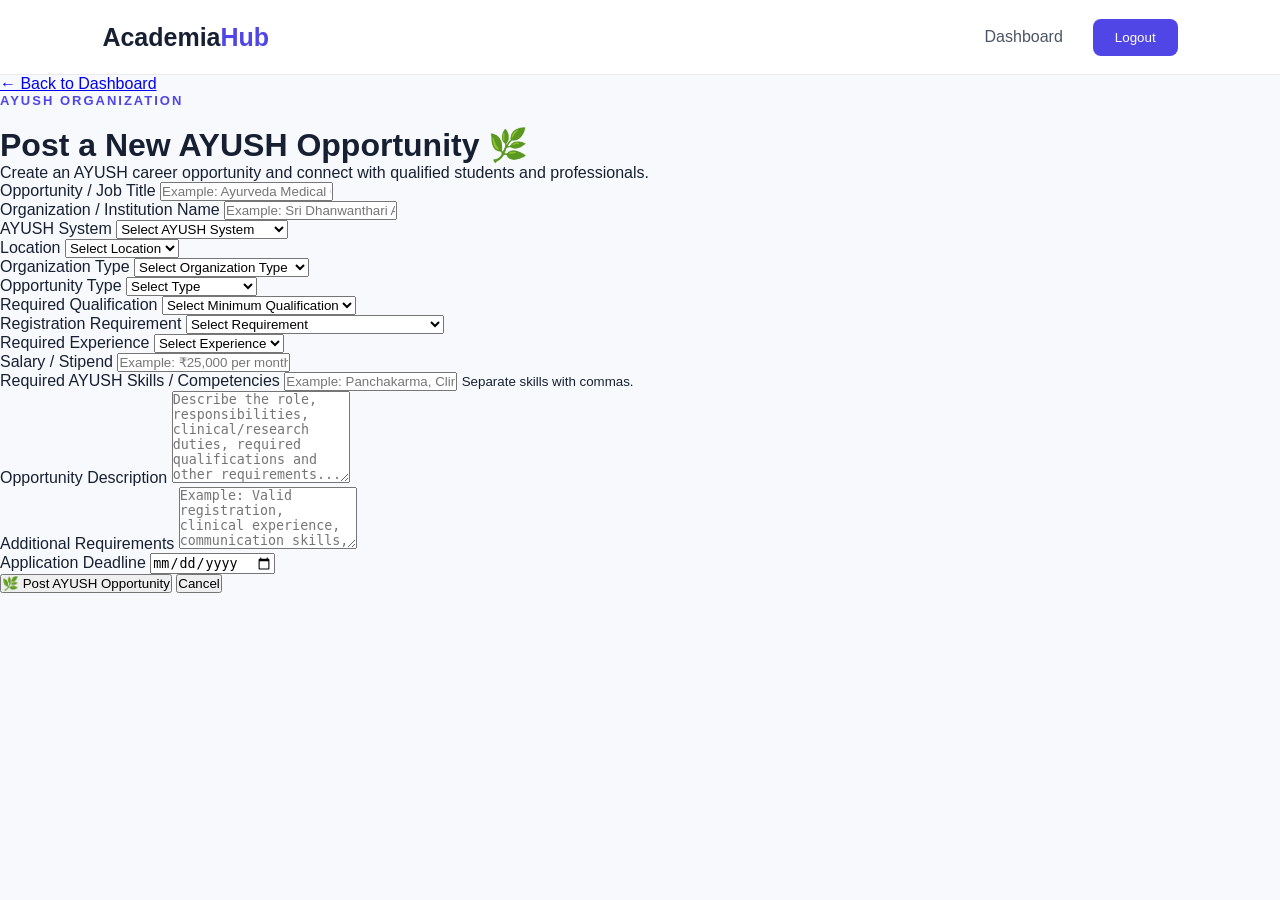
<file: post-job.html>
<!DOCTYPE html>
<html lang="en">

<head>
    <meta charset="UTF-8">
    <meta name="viewport" content="width=device-width, initial-scale=1.0">

    <title>Post an AYUSH Opportunity - AcademiaHub</title>

    <link rel="stylesheet" href="style.css">
</head>

<body>

    <nav>

        <div class="logo">
            Academia<span>Hub</span>
        </div>

        <div class="nav-links">

            <a href="industry-dashboard.html">
                Dashboard
            </a>

            <button onclick="window.location.href='index.html'">
                Logout
            </button>

        </div>

    </nav>


    <main class="post-job-page">

        <div class="post-job-container">

            <a href="industry-dashboard.html" class="back-link">
                ← Back to Dashboard
            </a>

            <p class="section-tag">
                AYUSH ORGANIZATION
            </p>

            <h1>Post a New AYUSH Opportunity 🌿</h1>

            <p class="post-job-description">
                Create an AYUSH career opportunity and connect with
                qualified students and professionals.
            </p>


            <section class="job-form">

                <!-- Opportunity Title -->
                <div class="form-group">

                    <label for="jobTitle">
                        Opportunity / Job Title
                    </label>

                    <input
                        type="text"
                        id="jobTitle"
                        placeholder="Example: Ayurveda Medical Officer">

                </div>


                <!-- Organization -->
                <div class="form-group">

                    <label for="companyName">
                        Organization / Institution Name
                    </label>

                    <input
                        type="text"
                        id="companyName"
                        placeholder="Example: Sri Dhanwanthari Ayurvedic Hospital">

                </div>


                <!-- AYUSH System & Location -->
                <div class="form-row">

                    <div class="form-group">

                        <label for="ayushSystem">
                            AYUSH System
                        </label>

                        <select id="ayushSystem">

                            <option value="">
                                Select AYUSH System
                            </option>

                            <option>
                                Ayurveda
                            </option>

                            <option>
                                Yoga & Naturopathy
                            </option>

                            <option>
                                Unani
                            </option>

                            <option>
                                Siddha
                            </option>

                            <option>
                                Homoeopathy
                            </option>

                            <option>
                                Multiple AYUSH Systems
                            </option>

                        </select>

                    </div>


                    <div class="form-group">

                        <label for="jobLocation">
                            Location
                        </label>

                        <select id="jobLocation">

                            <option value="">
                                Select Location
                            </option>

                            <option>
                                Chennai
                            </option>

                            <option>
                                Bengaluru
                            </option>

                            <option>
                                Hyderabad
                            </option>

                            <option>
                                New Delhi
                            </option>

                            <option>
                                Mumbai
                            </option>

                            <option>
                                Kerala
                            </option>

                            <option>
                                Tamil Nadu
                            </option>

                            <option>
                                Karnataka
                            </option>

                            <option>
                                Remote
                            </option>

                            <option>
                                Other
                            </option>

                        </select>

                    </div>

                </div>


                <!-- Organization Type & Employment -->
                <div class="form-row">

                    <div class="form-group">

                        <label for="organizationType">
                            Organization Type
                        </label>

                        <select id="organizationType">

                            <option value="">
                                Select Organization Type
                            </option>

                            <option>
                                AYUSH Hospital
                            </option>

                            <option>
                                Ayurvedic / AYUSH Clinic
                            </option>

                            <option>
                                Wellness Centre
                            </option>

                            <option>
                                Government Institution
                            </option>

                            <option>
                                Educational Institution
                            </option>

                            <option>
                                Research Institution
                            </option>

                            <option>
                                Pharmaceutical Company
                            </option>

                            <option>
                                Private Organization
                            </option>

                        </select>

                    </div>


                    <div class="form-group">

                        <label for="jobType">
                            Opportunity Type
                        </label>

                        <select id="jobType">

                            <option value="">
                                Select Type
                            </option>

                            <option>
                                Full-time
                            </option>

                            <option>
                                Part-time
                            </option>

                            <option>
                                Internship
                            </option>

                            <option>
                                Apprenticeship
                            </option>

                            <option>
                                Fellowship
                            </option>

                            <option>
                                Research Position
                            </option>

                            <option>
                                Contract
                            </option>

                        </select>

                    </div>

                </div>


                <!-- Qualification -->
                <div class="form-group">

                    <label for="qualification">
                        Required Qualification
                    </label>

                    <select id="qualification">

                        <option value="">
                            Select Minimum Qualification
                        </option>

                        <option>
                            12th / Higher Secondary
                        </option>

                        <option>
                            Diploma
                        </option>

                        <option>
                            BAMS
                        </option>

                        <option>
                            BHMS
                        </option>

                        <option>
                            BSMS
                        </option>

                        <option>
                            BUMS
                        </option>

                        <option>
                            BNYS
                        </option>

                        <option>
                            MD / MS AYUSH
                        </option>

                        <option>
                            PhD
                        </option>

                        <option>
                            Other AYUSH Qualification
                        </option>

                    </select>

                </div>


                <!-- Registration -->
                <div class="form-group">

                    <label for="registration">
                        Registration Requirement
                    </label>

                    <select id="registration">

                        <option value="">
                            Select Requirement
                        </option>

                        <option>
                            AYUSH Council Registration Required
                        </option>

                        <option>
                            State Council Registration Required
                        </option>

                        <option>
                            Central / National Registration Required
                        </option>

                        <option>
                            Registration Not Required
                        </option>

                    </select>

                </div>


                <!-- Experience -->
                <div class="form-row">

                    <div class="form-group">

                        <label for="experience">
                            Required Experience
                        </label>

                        <select id="experience">

                            <option value="">
                                Select Experience
                            </option>

                            <option>
                                Freshers
                            </option>

                            <option>
                                0–1 Years
                            </option>

                            <option>
                                1–3 Years
                            </option>

                            <option>
                                3–5 Years
                            </option>

                            <option>
                                5+ Years
                            </option>

                        </select>

                    </div>


                    <div class="form-group">

                        <label for="salary">
                            Salary / Stipend
                        </label>

                        <input
                            type="text"
                            id="salary"
                            placeholder="Example: ₹25,000 per month">

                    </div>

                </div>


                <!-- Skills -->
                <div class="form-group">

                    <label for="jobSkills">
                        Required AYUSH Skills / Competencies
                    </label>

                    <input
                        type="text"
                        id="jobSkills"
                        placeholder="Example: Panchakarma, Clinical Diagnosis, Yoga Therapy">

                    <small>
                        Separate skills with commas.
                    </small>

                </div>


                <!-- Job Description -->
                <div class="form-group">

                    <label for="jobDescription">
                        Opportunity Description
                    </label>

                    <textarea
                        id="jobDescription"
                        rows="6"
                        placeholder="Describe the role, responsibilities, clinical/research duties, required qualifications and other requirements..."></textarea>

                </div>


                <!-- Additional Requirements -->
                <div class="form-group">

                    <label for="additionalRequirements">
                        Additional Requirements
                    </label>

                    <textarea
                        id="additionalRequirements"
                        rows="4"
                        placeholder="Example: Valid registration, clinical experience, communication skills, willingness to work shifts..."></textarea>

                </div>


                <!-- Application Deadline -->
                <div class="form-group">

                    <label for="applicationDeadline">
                        Application Deadline
                    </label>

                    <input
                        type="date"
                        id="applicationDeadline">

                </div>


                <!-- Actions -->
                <div class="form-actions">

                    <button
                        type="button"
                        onclick="postJob()">
                        🌿 Post AYUSH Opportunity
                    </button>

                    <button
                        type="button"
                        onclick="history.back()">
                        Cancel
                    </button>

                </div>

            </section>

        </div>

    </main>


    <script src="script.js"></script>

</body>

</html>
</file>
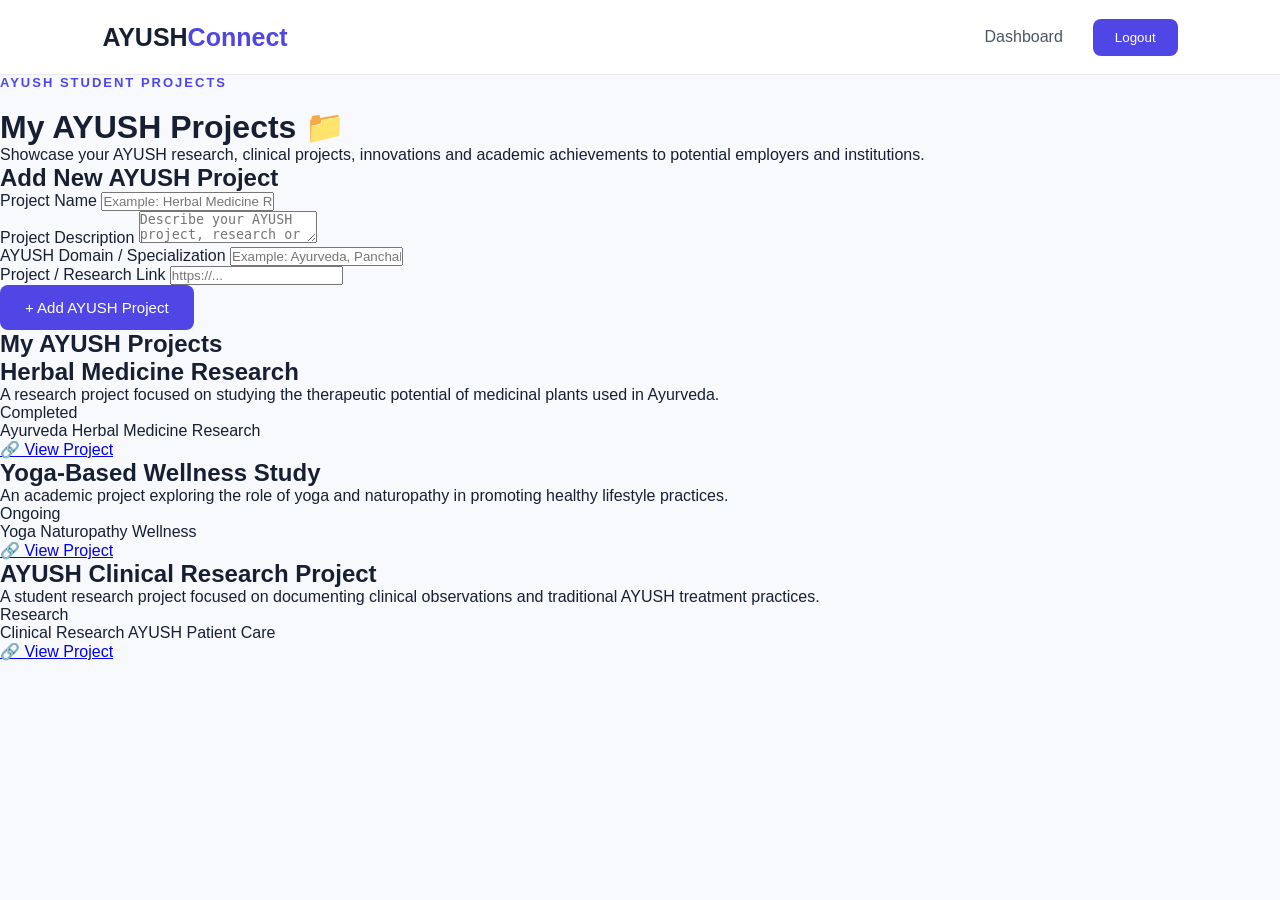
<file: projects.html>
<!DOCTYPE html>
<html lang="en">

<head>
    <meta charset="UTF-8">
    <meta name="viewport" content="width=device-width, initial-scale=1.0">

    <title>My AYUSH Projects - AYUSH Connect</title>

    <link rel="stylesheet" href="style.css">
</head>

<body>

    <nav>

        <div class="logo">
            AYUSH<span>Connect</span>
        </div>

        <div class="nav-links">

            <a href="student-dashboard.html">
                Dashboard
            </a>

            <button onclick="window.location.href='index.html'">
                Logout
            </button>

        </div>

    </nav>


    <main class="projects-page">

        <div class="projects-container">

            <p class="section-tag">
                AYUSH STUDENT PROJECTS
            </p>

            <h1>My AYUSH Projects 📁</h1>

            <p class="projects-description">
                Showcase your AYUSH research, clinical projects,
                innovations and academic achievements to potential
                employers and institutions.
            </p>


            <!-- Add Project -->

            <section class="project-form">

                <h2>Add New AYUSH Project</h2>


                <div class="form-group">

                    <label>Project Name</label>

                    <input
                        type="text"
                        id="projectName"
                        placeholder="Example: Herbal Medicine Research">

                </div>


                <div class="form-group">

                    <label>Project Description</label>

                    <textarea
                        id="projectDescription"
                        placeholder="Describe your AYUSH project, research or innovation..."></textarea>

                </div>


                <div class="form-group">

                    <label>AYUSH Domain / Specialization</label>

                    <input
                        type="text"
                        id="projectTech"
                        placeholder="Example: Ayurveda, Panchakarma, Herbal Medicine">

                </div>


                <div class="form-group">

                    <label>Project / Research Link</label>

                    <input
                        type="url"
                        id="projectLink"
                        placeholder="https://...">

                </div>


                <button
                    class="primary-btn"
                    onclick="addProject()">

                    + Add AYUSH Project

                </button>

            </section>


            <!-- Project List -->

            <section class="project-list-section">

                <h2>My AYUSH Projects</h2>

                <div id="projectList">


                    <!-- Sample Project 1 -->

                    <div class="project-card">

                        <div class="project-card-top">

                            <div>

                                <h2>
                                    Herbal Medicine Research
                                </h2>

                                <p>
                                    A research project focused on
                                    studying the therapeutic potential
                                    of medicinal plants used in Ayurveda.
                                </p>

                            </div>

                            <span class="project-status">
                                Completed
                            </span>

                        </div>


                        <div class="project-tech">

                            <span>Ayurveda</span>
                            <span>Herbal Medicine</span>
                            <span>Research</span>

                        </div>


                        <a
                            href="#"
                            onclick="alert('Project link will be connected later.')">

                            🔗 View Project

                        </a>

                    </div>


                    <!-- Sample Project 2 -->

                    <div class="project-card">

                        <div class="project-card-top">

                            <div>

                                <h2>
                                    Yoga-Based Wellness Study
                                </h2>

                                <p>
                                    An academic project exploring the
                                    role of yoga and naturopathy in
                                    promoting healthy lifestyle practices.
                                </p>

                            </div>

                            <span class="project-status">
                                Ongoing
                            </span>

                        </div>


                        <div class="project-tech">

                            <span>Yoga</span>
                            <span>Naturopathy</span>
                            <span>Wellness</span>

                        </div>


                        <a
                            href="#"
                            onclick="alert('Project link will be connected later.')">

                            🔗 View Project

                        </a>

                    </div>


                    <!-- Sample Project 3 -->

                    <div class="project-card">

                        <div class="project-card-top">

                            <div>

                                <h2>
                                    AYUSH Clinical Research Project
                                </h2>

                                <p>
                                    A student research project focused
                                    on documenting clinical observations
                                    and traditional AYUSH treatment practices.
                                </p>

                            </div>

                            <span class="project-status">
                                Research
                            </span>

                        </div>


                        <div class="project-tech">

                            <span>Clinical Research</span>
                            <span>AYUSH</span>
                            <span>Patient Care</span>

                        </div>


                        <a
                            href="#"
                            onclick="alert('Project link will be connected later.')">

                            🔗 View Project

                        </a>

                    </div>


                </div>

            </section>

        </div>

    </main>


    <script>

        function addProject() {

            const name =
                document.getElementById("projectName").value.trim();

            const description =
                document.getElementById("projectDescription").value.trim();

            const tech =
                document.getElementById("projectTech").value.trim();

            const link =
                document.getElementById("projectLink").value.trim();


            if (
                name === "" ||
                description === "" ||
                tech === ""
            ) {

                alert(
                    "Please fill in the project name, description and AYUSH domain."
                );

                return;

            }


            const projectList =
                document.getElementById("projectList");


            const project =
                document.createElement("div");

            project.className = "project-card";


            const technologies =
                tech.split(",")
                .map(function(item) {

                    return "<span>" +
                        item.trim() +
                        "</span>";

                })
                .join("");


            project.innerHTML = `

                <div class="project-card-top">

                    <div>

                        <h2>${name}</h2>

                        <p>${description}</p>

                    </div>

                    <span class="project-status">
                        Added
                    </span>

                </div>


                <div class="project-tech">
                    ${technologies}
                </div>


                ${
                    link
                    ? `<a href="${link}" target="_blank" rel="noopener noreferrer">
                        🔗 View Project
                       </a>`
                    : ""
                }

            `;


            projectList.appendChild(project);


            document.getElementById("projectName").value = "";
            document.getElementById("projectDescription").value = "";
            document.getElementById("projectTech").value = "";
            document.getElementById("projectLink").value = "";


            alert("AYUSH project added successfully! 🎉");

        }

    </script>

</body>

</html>
</file>
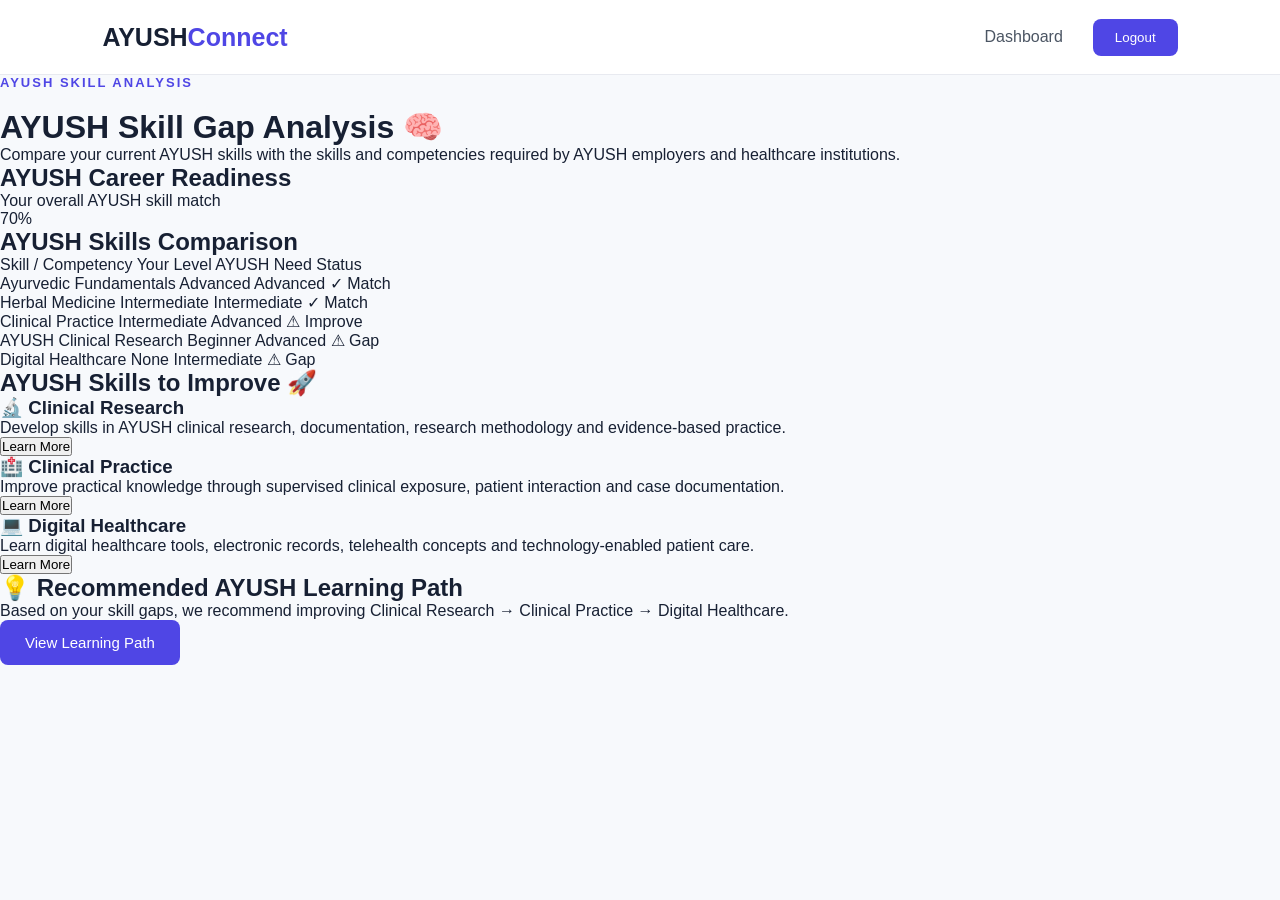
<file: skill-gap.html>
<!DOCTYPE html>
<html lang="en">

<head>
    <meta charset="UTF-8">
    <meta name="viewport" content="width=device-width, initial-scale=1.0">

    <title>AYUSH Skill Gap Analysis - AYUSH Connect</title>

    <link rel="stylesheet" href="style.css">
</head>

<body>

    <!-- Navigation -->

    <nav>

        <div class="logo">
            AYUSH<span>Connect</span>
        </div>

        <div class="nav-links">

            <a href="student-dashboard.html">
                Dashboard
            </a>

            <button onclick="window.location.href='index.html'">
                Logout
            </button>

        </div>

    </nav>


    <!-- AYUSH Skill Gap Page -->

    <main class="skill-page">

        <div class="skill-container">

            <p class="section-tag">
                AYUSH SKILL ANALYSIS
            </p>

            <h1>AYUSH Skill Gap Analysis 🧠</h1>

            <p class="skill-description">
                Compare your current AYUSH skills with the
                skills and competencies required by AYUSH
                employers and healthcare institutions.
            </p>


            <!-- Match Score -->

            <section class="match-card">

                <div>

                    <h2>AYUSH Career Readiness</h2>

                    <p>
                        Your overall AYUSH skill match
                    </p>

                </div>

                <div class="match-score">
                    70%
                </div>

            </section>


            <!-- Skills Comparison -->

            <section class="skill-section">

                <h2>AYUSH Skills Comparison</h2>

                <div class="skill-table">

                    <div class="skill-row header">

                        <span>Skill / Competency</span>

                        <span>Your Level</span>

                        <span>AYUSH Need</span>

                        <span>Status</span>

                    </div>


                    <!-- Skill 1 -->

                    <div class="skill-row">

                        <span>
                            Ayurvedic Fundamentals
                        </span>

                        <span>
                            Advanced
                        </span>

                        <span>
                            Advanced
                        </span>

                        <span class="match">
                            ✓ Match
                        </span>

                    </div>


                    <!-- Skill 2 -->

                    <div class="skill-row">

                        <span>
                            Herbal Medicine
                        </span>

                        <span>
                            Intermediate
                        </span>

                        <span>
                            Intermediate
                        </span>

                        <span class="match">
                            ✓ Match
                        </span>

                    </div>


                    <!-- Skill 3 -->

                    <div class="skill-row">

                        <span>
                            Clinical Practice
                        </span>

                        <span>
                            Intermediate
                        </span>

                        <span>
                            Advanced
                        </span>

                        <span class="gap">
                            ⚠ Improve
                        </span>

                    </div>


                    <!-- Skill 4 -->

                    <div class="skill-row">

                        <span>
                            AYUSH Clinical Research
                        </span>

                        <span>
                            Beginner
                        </span>

                        <span>
                            Advanced
                        </span>

                        <span class="gap">
                            ⚠ Gap
                        </span>

                    </div>


                    <!-- Skill 5 -->

                    <div class="skill-row">

                        <span>
                            Digital Healthcare
                        </span>

                        <span>
                            None
                        </span>

                        <span>
                            Intermediate
                        </span>

                        <span class="gap">
                            ⚠ Gap
                        </span>

                    </div>

                </div>

            </section>


            <!-- Skills to Improve -->

            <section class="skill-section">

                <h2>
                    AYUSH Skills to Improve 🚀
                </h2>


                <div class="improve-grid">


                    <!-- Improvement 1 -->

                    <div class="improve-card">

                        <h3>
                            🔬 Clinical Research
                        </h3>

                        <p>
                            Develop skills in AYUSH clinical
                            research, documentation, research
                            methodology and evidence-based practice.
                        </p>

                        <button
                            onclick="learnMore('AYUSH Clinical Research')">

                            Learn More

                        </button>

                    </div>


                    <!-- Improvement 2 -->

                    <div class="improve-card">

                        <h3>
                            🏥 Clinical Practice
                        </h3>

                        <p>
                            Improve practical knowledge through
                            supervised clinical exposure,
                            patient interaction and case documentation.
                        </p>

                        <button
                            onclick="learnMore('Clinical Practice')">

                            Learn More

                        </button>

                    </div>


                    <!-- Improvement 3 -->

                    <div class="improve-card">

                        <h3>
                            💻 Digital Healthcare
                        </h3>

                        <p>
                            Learn digital healthcare tools,
                            electronic records, telehealth concepts
                            and technology-enabled patient care.
                        </p>

                        <button
                            onclick="learnMore('Digital Healthcare')">

                            Learn More

                        </button>

                    </div>


                </div>

            </section>


            <!-- Recommendation -->

            <section class="recommendation-box">

                <h2>
                    💡 Recommended AYUSH Learning Path
                </h2>

                <p>
                    Based on your skill gaps, we recommend
                    improving Clinical Research → Clinical Practice
                    → Digital Healthcare.
                </p>


                <button
                    class="primary-btn"
                    onclick="showLearningPath()">

                    View Learning Path

                </button>

            </section>


        </div>

    </main>


    <script>

        function learnMore(skill) {

            alert(
                "Learning resources for " +
                skill +
                " will be added later."
            );

        }


        function showLearningPath() {

            alert(
                "Your personalized AYUSH learning path will be available soon!"
            );

        }

    </script>

</body>

</html>
</file>
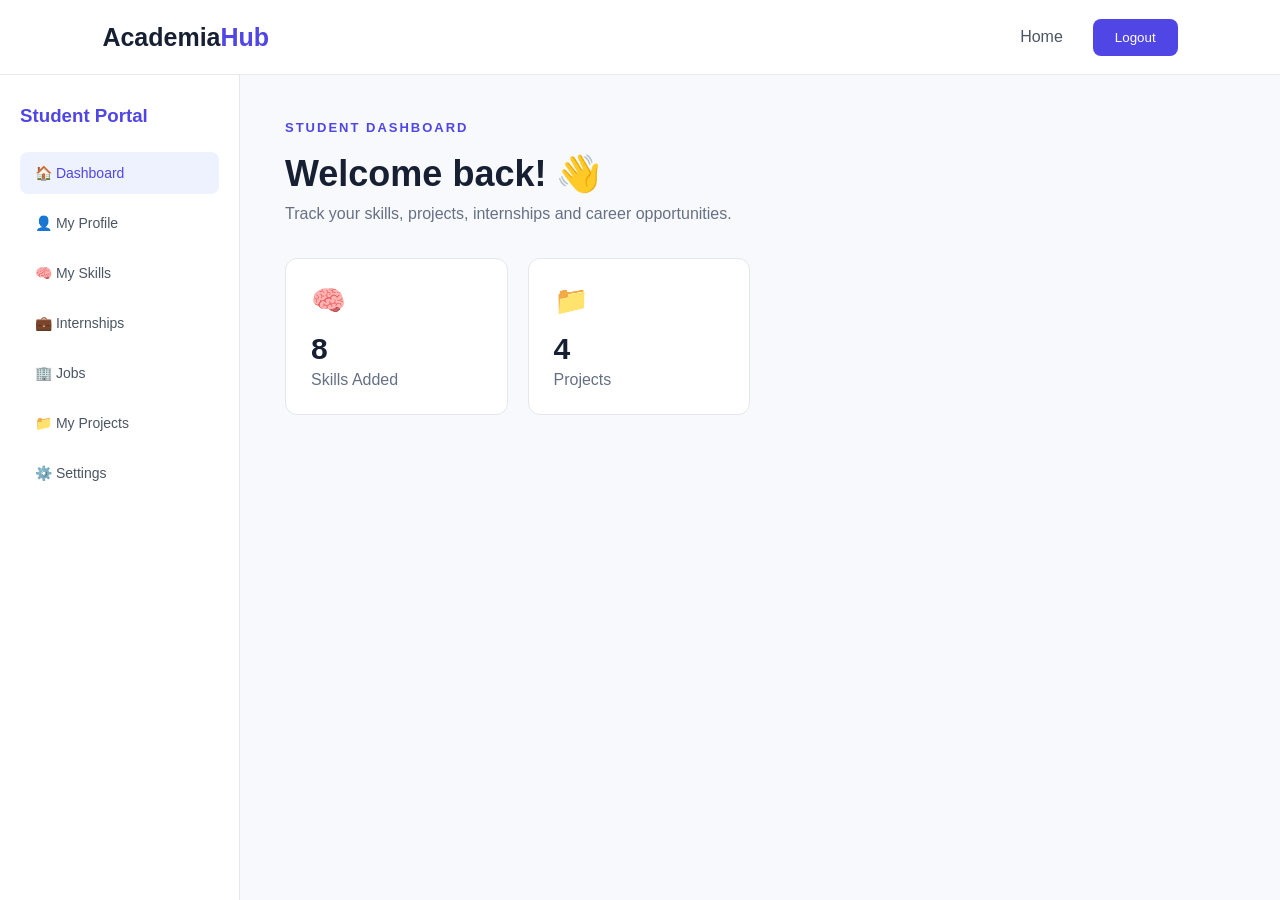
<file: student-dashboard.html>
<!DOCTYPE html>
<html lang="en">
<head>
    <meta charset="UTF-8">
    <meta name="viewport" content="width=device-width, initial-scale=1.0">

    <title>Student Dashboard - AcademiaHub</title>

    <link rel="stylesheet" href="style.css">
</head>

<body>

    <!-- Top Navigation -->
    <nav>
        <div class="logo">
            Academia<span>Hub</span>
        </div>

        <div class="nav-links">
            <a href="index.html">Home</a>
            <button onclick="alert('Logout functionality will be added later.')">
                Logout
            </button>
        </div>
    </nav>


    <!-- Dashboard -->
    <section class="dashboard">

        <!-- Sidebar -->
        <aside class="sidebar">

            <h3>Student Portal</h3>

            <button class="side-btn active">🏠 Dashboard</button>

            <button class="side-btn"
                onclick="window.location.href='student-profile.html'">
                👤 My Profile
            </button>

            <button class="side-btn"
                onclick="window.location.href='skill-gap.html'">
                🧠 My Skills
            </button>

            <button class="side-btn"
                onclick="window.location.href='internships.html'">
                💼 Internships
            </button>

            <button class="side-btn"
                onclick="window.location.href='jobs.html'">
                🏢 Jobs
            </button>

            <button class="side-btn"
                onclick="window.location.href='projects.html'">
                📁 My Projects
            </button>

            <button class="side-btn"
                onclick="alert('Settings coming next!')">
                ⚙️ Settings
            </button>

        </aside>


        <!-- Main Content -->
        <main class="dashboard-content">

            <div class="welcome">
                <p class="section-tag">STUDENT DASHBOARD</p>

                <h1>Welcome back! 👋</h1>

                <p>
                    Track your skills, projects, internships and
                    career opportunities.
                </p>
            </div>


            <!-- Statistics -->
            <div class="dashboard-cards">

                <div class="dashboard-card">
                    <span class="dashboard-icon">🧠</span>
                    <h2>8</h2>
                    <p>Skills Added</p>
                </div>

                <div class="dashboard-card">
                    <span class="dashboard-icon">📁</span>
                    <h2>4</h2>
                    <p>Projects</p>
                </div>
</file>
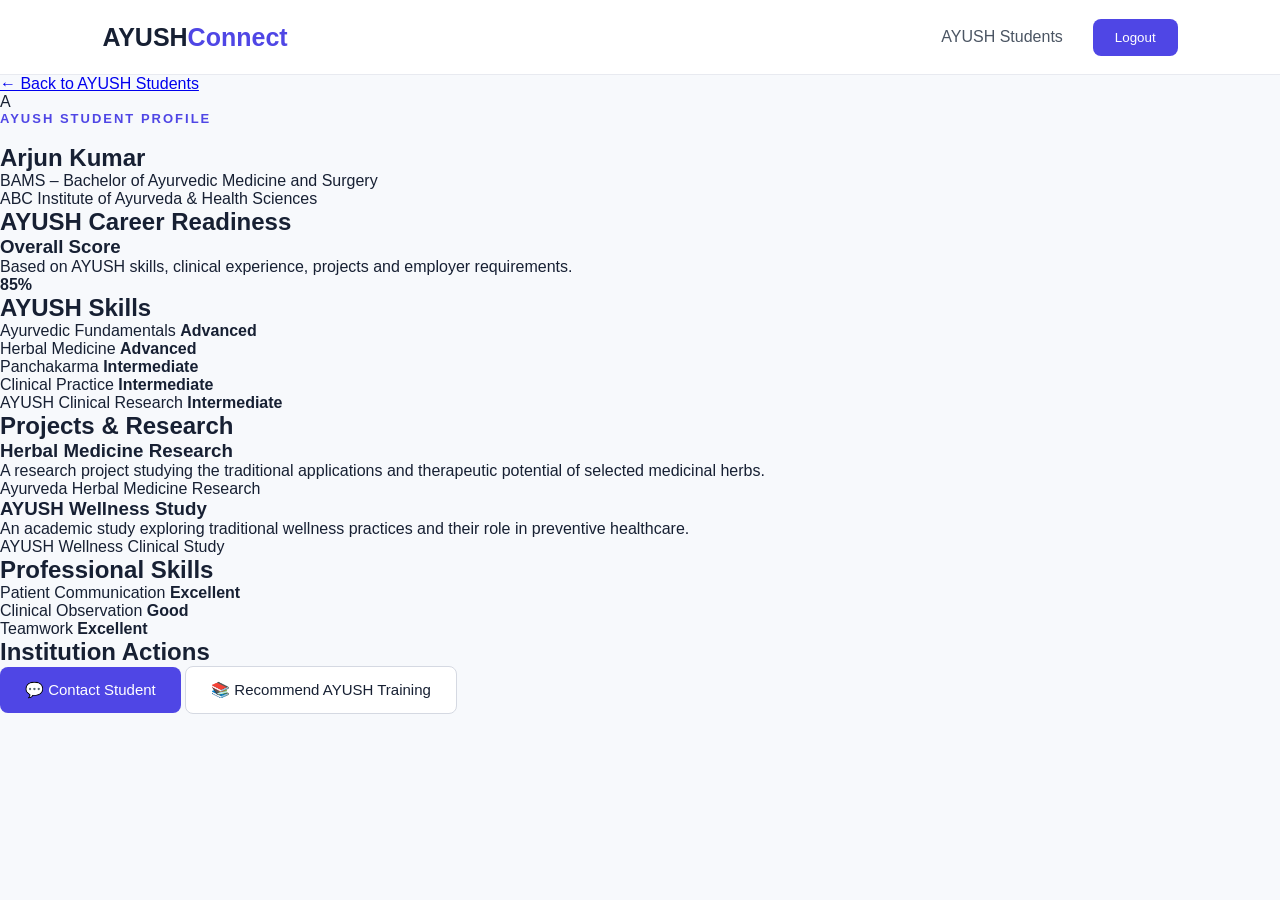
<file: student-details.html>
<!DOCTYPE html>
<html lang="en">

<head>
    <meta charset="UTF-8">
    <meta name="viewport" content="width=device-width, initial-scale=1.0">

    <title>AYUSH Student Profile - AYUSH Connect</title>

    <link rel="stylesheet" href="style.css">
</head>

<body>

    <nav>

        <div class="logo">
            AYUSH<span>Connect</span>
        </div>

        <div class="nav-links">

            <a href="students.html">
                AYUSH Students
            </a>

            <button onclick="window.location.href='index.html'">
                Logout
            </button>

        </div>

    </nav>


    <main class="student-details-page">

        <div class="student-details-container">

            <a href="students.html" class="back-link">
                ← Back to AYUSH Students
            </a>


            <!-- Student Header -->

            <section class="student-profile-header">

                <div class="large-avatar">
                    A
                </div>

                <div>

                    <p class="section-tag">
                        AYUSH STUDENT PROFILE
                    </p>

                    <h1>Arjun Kumar</h1>

                    <p>
                        BAMS – Bachelor of Ayurvedic Medicine and Surgery
                    </p>

                    <p>
                        ABC Institute of Ayurveda & Health Sciences
                    </p>

                </div>

            </section>


            <!-- Career Readiness -->

            <section class="details-section">

                <h2>AYUSH Career Readiness</h2>

                <div class="readiness-score">

                    <div>

                        <h3>Overall Score</h3>

                        <p>
                            Based on AYUSH skills, clinical experience,
                            projects and employer requirements.
                        </p>

                    </div>

                    <strong>85%</strong>

                </div>

                <div class="readiness-bar">

                    <div
                        class="readiness-progress"
                        style="width:85%;">
                    </div>

                </div>

            </section>


            <!-- AYUSH Skills -->

            <section class="details-section">

                <h2>AYUSH Skills</h2>

                <div class="detail-skills">

                    <div class="detail-skill">

                        <span>Ayurvedic Fundamentals</span>

                        <strong>Advanced</strong>

                    </div>


                    <div class="detail-skill">

                        <span>Herbal Medicine</span>

                        <strong>Advanced</strong>

                    </div>


                    <div class="detail-skill">

                        <span>Panchakarma</span>

                        <strong>Intermediate</strong>

                    </div>


                    <div class="detail-skill">

                        <span>Clinical Practice</span>

                        <strong>Intermediate</strong>

                    </div>


                    <div class="detail-skill">

                        <span>AYUSH Clinical Research</span>

                        <strong>Intermediate</strong>

                    </div>

                </div>

            </section>


            <!-- Projects & Research -->

            <section class="details-section">

                <h2>Projects & Research</h2>

                <div class="detail-project">

                    <h3>Herbal Medicine Research</h3>

                    <p>
                        A research project studying the traditional
                        applications and therapeutic potential of
                        selected medicinal herbs.
                    </p>

                    <div class="project-tech">

                        <span>Ayurveda</span>
                        <span>Herbal Medicine</span>
                        <span>Research</span>

                    </div>

                </div>


                <div class="detail-project">

                    <h3>AYUSH Wellness Study</h3>

                    <p>
                        An academic study exploring traditional
                        wellness practices and their role in
                        preventive healthcare.
                    </p>

                    <div class="project-tech">

                        <span>AYUSH</span>
                        <span>Wellness</span>
                        <span>Clinical Study</span>

                    </div>

                </div>

            </section>


            <!-- Professional Skills -->

            <section class="details-section">

                <h2>Professional Skills</h2>

                <div class="detail-skills">

                    <div class="detail-skill">

                        <span>Patient Communication</span>

                        <strong>Excellent</strong>

                    </div>


                    <div class="detail-skill">

                        <span>Clinical Observation</span>

                        <strong>Good</strong>

                    </div>


                    <div class="detail-skill">

                        <span>Teamwork</span>

                        <strong>Excellent</strong>

                    </div>

                </div>

            </section>


            <!-- Institution Actions -->

            <section class="details-section">

                <h2>Institution Actions</h2>

                <div class="action-buttons">

                    <button
                        class="primary-btn"
                        onclick="sendMessage()">

                        💬 Contact Student

                    </button>

                    <button
                        class="secondary-btn"
                        onclick="recommendTraining()">

                        📚 Recommend AYUSH Training

                    </button>

                </div>

            </section>

        </div>

    </main>


    <script>

        function sendMessage() {

            alert(
                "Messaging feature will be connected later."
            );

        }


        function recommendTraining() {

            alert(
                "AYUSH training recommendation feature will be added later."
            );

        }

    </script>

</body>

</html>
</file>
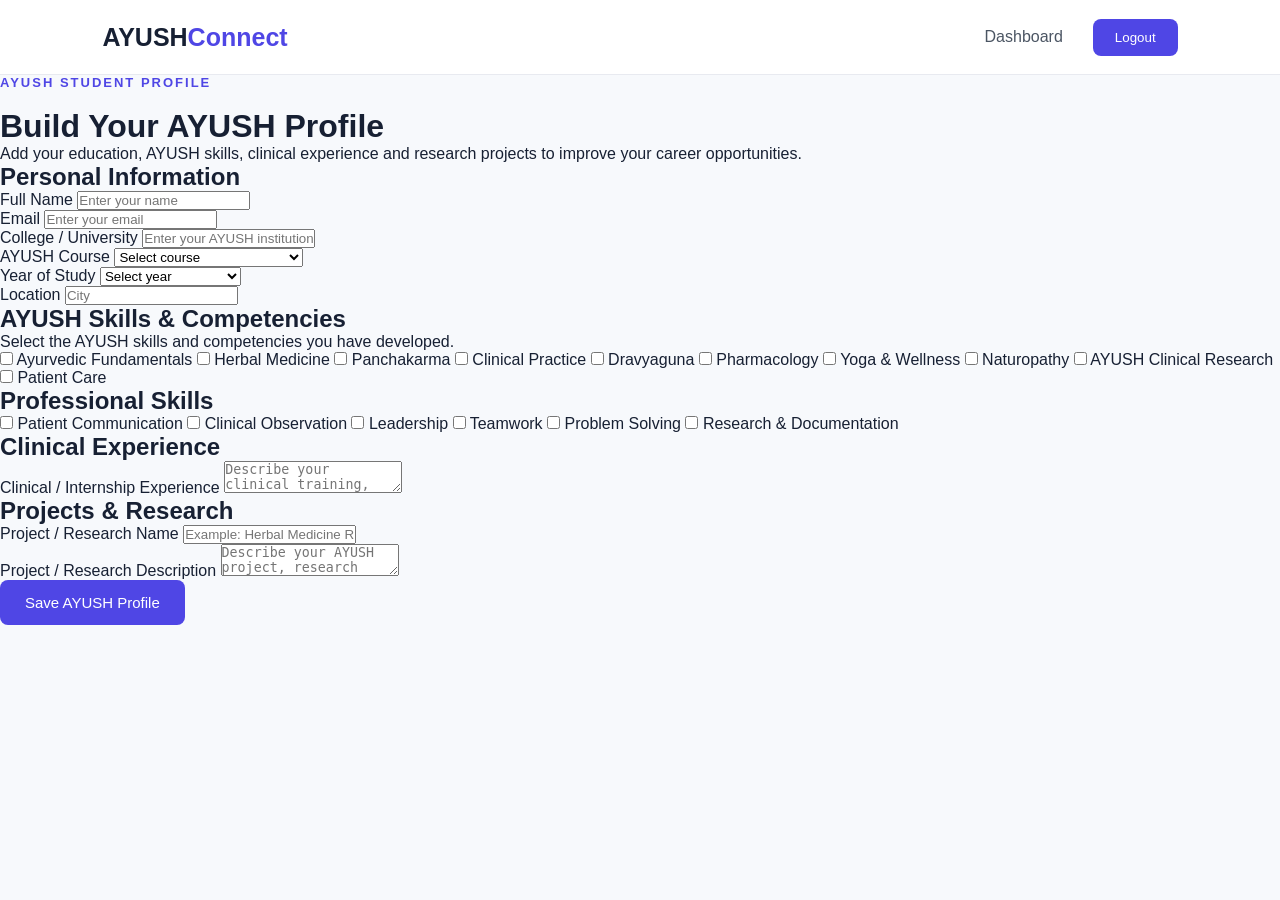
<file: student-profile.html>
<!DOCTYPE html>
<html lang="en">

<head>
    <meta charset="UTF-8">
    <meta name="viewport" content="width=device-width, initial-scale=1.0">

    <title>AYUSH Student Profile - AYUSH Connect</title>

    <link rel="stylesheet" href="style.css">
</head>

<body>

    <!-- Navigation -->

    <nav>

        <div class="logo">
            AYUSH<span>Connect</span>
        </div>

        <div class="nav-links">

            <a href="student-dashboard.html">
                Dashboard
            </a>

            <button onclick="window.location.href='index.html'">
                Logout
            </button>

        </div>

    </nav>


    <!-- Profile Page -->

    <main class="profile-page">

        <div class="profile-container">

            <p class="section-tag">
                AYUSH STUDENT PROFILE
            </p>

            <h1>Build Your AYUSH Profile</h1>

            <p class="profile-description">
                Add your education, AYUSH skills, clinical experience
                and research projects to improve your career opportunities.
            </p>


            <!-- Personal Information -->

            <section class="profile-section">

                <h2>Personal Information</h2>

                <div class="form-grid">

                    <div class="form-group">

                        <label>Full Name</label>

                        <input
                            type="text"
                            id="studentName"
                            placeholder="Enter your name">

                    </div>


                    <div class="form-group">

                        <label>Email</label>

                        <input
                            type="email"
                            placeholder="Enter your email">

                    </div>


                    <div class="form-group">

                        <label>College / University</label>

                        <input
                            type="text"
                            placeholder="Enter your AYUSH institution">

                    </div>


                    <div class="form-group">

                        <label>AYUSH Course</label>

                        <select>

                            <option>Select course</option>
                            <option>BAMS - Ayurveda</option>
                            <option>BHMS - Homoeopathy</option>
                            <option>BSMS - Siddha</option>
                            <option>BUMS - Unani</option>
                            <option>BNYS - Yoga & Naturopathy</option>
                            <option>Other AYUSH Course</option>

                        </select>

                    </div>


                    <div class="form-group">

                        <label>Year of Study</label>

                        <select>

                            <option>Select year</option>
                            <option>1st Year</option>
                            <option>2nd Year</option>
                            <option>3rd Year</option>
                            <option>4th Year</option>
                            <option>5th Year / Internship</option>

                        </select>

                    </div>


                    <div class="form-group">

                        <label>Location</label>

                        <input
                            type="text"
                            placeholder="City">

                    </div>

                </div>

            </section>


            <!-- AYUSH Skills -->

            <section class="profile-section">

                <h2>AYUSH Skills & Competencies</h2>

                <p class="help-text">
                    Select the AYUSH skills and competencies you have developed.
                </p>


                <div class="skills-list">

                    <label class="skill-option">
                        <input type="checkbox">
                        Ayurvedic Fundamentals
                    </label>

                    <label class="skill-option">
                        <input type="checkbox">
                        Herbal Medicine
                    </label>

                    <label class="skill-option">
                        <input type="checkbox">
                        Panchakarma
                    </label>

                    <label class="skill-option">
                        <input type="checkbox">
                        Clinical Practice
                    </label>

                    <label class="skill-option">
                        <input type="checkbox">
                        Dravyaguna
                    </label>

                    <label class="skill-option">
                        <input type="checkbox">
                        Pharmacology
                    </label>

                    <label class="skill-option">
                        <input type="checkbox">
                        Yoga & Wellness
                    </label>

                    <label class="skill-option">
                        <input type="checkbox">
                        Naturopathy
                    </label>

                    <label class="skill-option">
                        <input type="checkbox">
                        AYUSH Clinical Research
                    </label>

                    <label class="skill-option">
                        <input type="checkbox">
                        Patient Care
                    </label>

                </div>

            </section>


            <!-- Professional Skills -->

            <section class="profile-section">

                <h2>Professional Skills</h2>

                <div class="skills-list">

                    <label class="skill-option">
                        <input type="checkbox">
                        Patient Communication
                    </label>

                    <label class="skill-option">
                        <input type="checkbox">
                        Clinical Observation
                    </label>

                    <label class="skill-option">
                        <input type="checkbox">
                        Leadership
                    </label>

                    <label class="skill-option">
                        <input type="checkbox">
                        Teamwork
                    </label>

                    <label class="skill-option">
                        <input type="checkbox">
                        Problem Solving
                    </label>

                    <label class="skill-option">
                        <input type="checkbox">
                        Research & Documentation
                    </label>

                </div>

            </section>


            <!-- Clinical Experience -->

            <section class="profile-section">

                <h2>Clinical Experience</h2>

                <div class="form-group">

                    <label>Clinical / Internship Experience</label>

                    <textarea
                        placeholder="Describe your clinical training, internship, hospital experience or practical exposure"></textarea>

                </div>

            </section>


            <!-- Projects & Research -->

            <section class="profile-section">

                <h2>Projects & Research</h2>

                <div class="form-group">

                    <label>Project / Research Name</label>

                    <input
                        type="text"
                        placeholder="Example: Herbal Medicine Research">

                </div>


                <div class="form-group">

                    <label>Project / Research Description</label>

                    <textarea
                        placeholder="Describe your AYUSH project, research work or academic achievement"></textarea>

                </div>

            </section>


            <!-- Save -->

            <div class="save-profile">

                <button
                    class="primary-btn"
                    onclick="saveProfile()">

                    Save AYUSH Profile

                </button>

            </div>

        </div>

    </main>


    <script>

        function saveProfile() {

            const name =
                document.getElementById("studentName").value.trim();

            if (name === "") {

                alert("Please enter your name.");

                return;

            }

            alert(
                "AYUSH profile saved successfully! 🎉"
            );

        }

    </script>

</body>

</html>
</file>
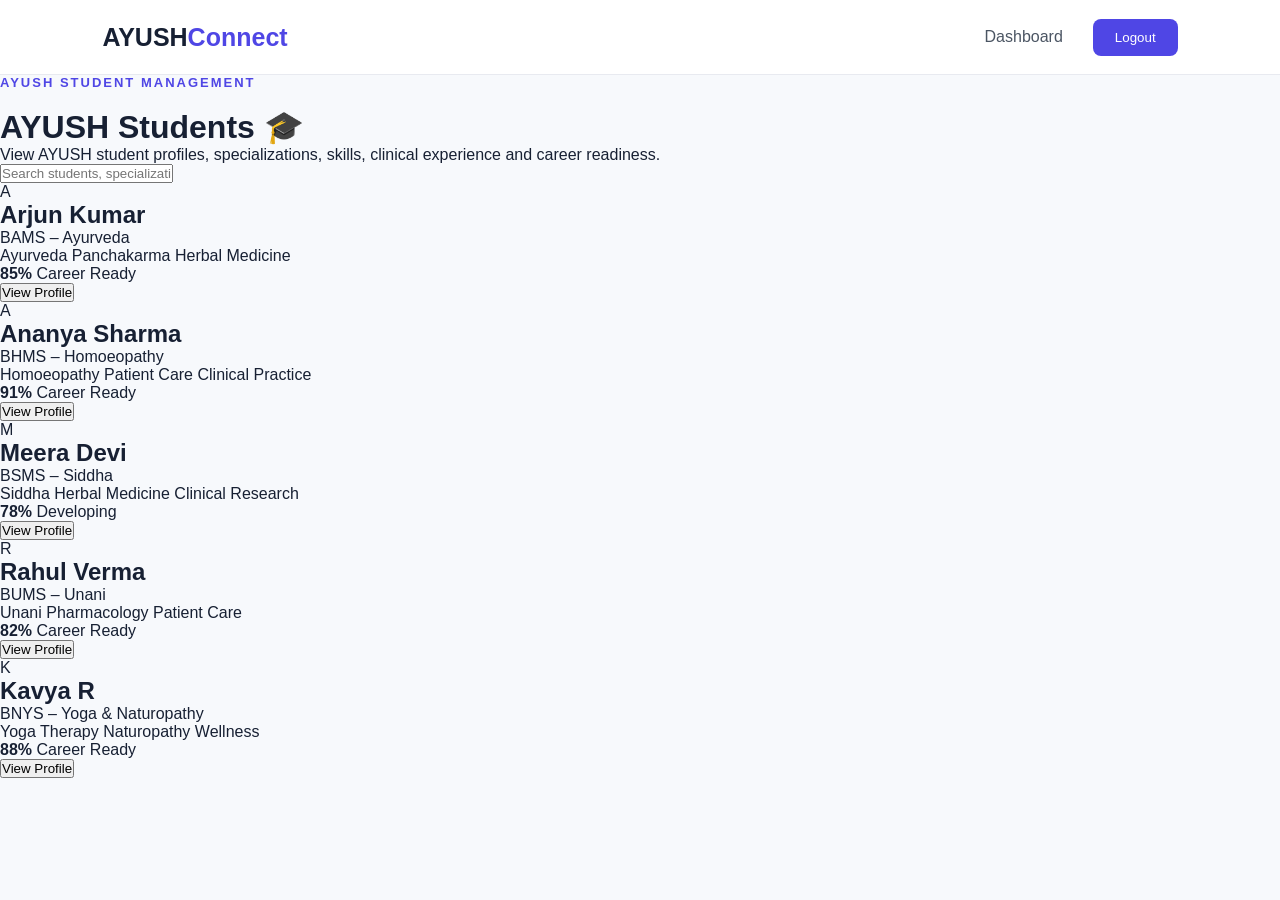
<file: students.html>
<!DOCTYPE html>
<html lang="en">

<head>
    <meta charset="UTF-8">
    <meta name="viewport" content="width=device-width, initial-scale=1.0">

    <title>AYUSH Students - AYUSH Connect</title>

    <link rel="stylesheet" href="style.css">
</head>

<body>

    <nav>

        <div class="logo">
            AYUSH<span>Connect</span>
        </div>

        <div class="nav-links">

            <a href="academia-dashboard.html">
                Dashboard
            </a>

            <button onclick="window.location.href='index.html'">
                Logout
            </button>

        </div>

    </nav>


    <main class="students-page">

        <div class="students-container">

            <p class="section-tag">
                AYUSH STUDENT MANAGEMENT
            </p>

            <h1>AYUSH Students 🎓</h1>

            <p class="students-description">
                View AYUSH student profiles, specializations, skills,
                clinical experience and career readiness.
            </p>


            <!-- Search -->

            <div class="student-search">

                <input
                    type="text"
                    id="studentSearch"
                    placeholder="Search students, specializations or skills..."
                    onkeyup="filterStudents()">

            </div>


            <!-- Students -->

            <div class="student-list">


                <!-- Student 1 -->

                <div class="student-card"
                    data-search="arjun kumar ayurveda bams panchakarma herbal medicine clinical practice">

                    <div class="student-info">

                        <div class="student-avatar">
                            A
                        </div>

                        <div>

                            <h2>Arjun Kumar</h2>

                            <p>
                                BAMS – Ayurveda
                            </p>

                        </div>

                    </div>

                    <div class="student-skills">

                        <span>Ayurveda</span>
                        <span>Panchakarma</span>
                        <span>Herbal Medicine</span>

                    </div>

                    <div class="readiness">

                        <strong>85%</strong>

                        <span>Career Ready</span>

                    </div>

                    <button
                        onclick="window.location.href='student-details.html'">

                        View Profile

                    </button>

                </div>


                <!-- Student 2 -->

                <div class="student-card"
                    data-search="ananya sharma homoeopathy bhms clinical practice patient care research">

                    <div class="student-info">

                        <div class="student-avatar">
                            A
                        </div>

                        <div>

                            <h2>Ananya Sharma</h2>

                            <p>
                                BHMS – Homoeopathy
                            </p>

                        </div>

                    </div>

                    <div class="student-skills">

                        <span>Homoeopathy</span>
                        <span>Patient Care</span>
                        <span>Clinical Practice</span>

                    </div>

                    <div class="readiness">

                        <strong>91%</strong>

                        <span>Career Ready</span>

                    </div>

                    <button
                        onclick="viewStudent('Ananya Sharma')">

                        View Profile

                    </button>

                </div>


                <!-- Student 3 -->

                <div class="student-card"
                    data-search="meera devi siddha bsms herbal medicine clinical research wellness">

                    <div class="student-info">

                        <div class="student-avatar">
                            M
                        </div>

                        <div>

                            <h2>Meera Devi</h2>

                            <p>
                                BSMS – Siddha
                            </p>

                        </div>

                    </div>

                    <div class="student-skills">

                        <span>Siddha</span>
                        <span>Herbal Medicine</span>
                        <span>Clinical Research</span>

                    </div>

                    <div class="readiness">

                        <strong>78%</strong>

                        <span>Developing</span>

                    </div>

                    <button
                        onclick="viewStudent('Meera Devi')">

                        View Profile

                    </button>

                </div>


                <!-- Student 4 -->

                <div class="student-card"
                    data-search="rahul verma unani bums herbal medicine pharmacology patient care">

                    <div class="student-info">

                        <div class="student-avatar">
                            R
                        </div>

                        <div>

                            <h2>Rahul Verma</h2>

                            <p>
                                BUMS – Unani
                            </p>

                        </div>

                    </div>

                    <div class="student-skills">

                        <span>Unani</span>
                        <span>Pharmacology</span>
                        <span>Patient Care</span>

                    </div>

                    <div class="readiness">

                        <strong>82%</strong>

                        <span>Career Ready</span>

                    </div>

                    <button
                        onclick="viewStudent('Rahul Verma')">

                        View Profile

                    </button>

                </div>


                <!-- Student 5 -->

                <div class="student-card"
                    data-search="kavya r yoga naturopathy bnys wellness yoga therapy clinical practice">

                    <div class="student-info">

                        <div class="student-avatar">
                            K
                        </div>

                        <div>

                            <h2>Kavya R</h2>

                            <p>
                                BNYS – Yoga & Naturopathy
                            </p>

                        </div>

                    </div>

                    <div class="student-skills">

                        <span>Yoga Therapy</span>
                        <span>Naturopathy</span>
                        <span>Wellness</span>

                    </div>

                    <div class="readiness">

                        <strong>88%</strong>

                        <span>Career Ready</span>

                    </div>

                    <button
                        onclick="viewStudent('Kavya R')">

                        View Profile

                    </button>

                </div>


            </div>

        </div>

    </main>


    <script>

        function filterStudents() {

            const search =
                document.getElementById("studentSearch")
                .value
                .toLowerCase();

            const students =
                document.querySelectorAll(".student-card");


            students.forEach(function(student) {

                const text =
                    student.dataset.search.toLowerCase();

                if (text.includes(search)) {

                    student.style.display = "grid";

                } else {

                    student.style.display = "none";

                }

            });

        }


        function viewStudent(name) {

            alert(
                "AYUSH student profile for " +
                name +
                " will be available here."
            );

        }

    </script>

</body>

</html>
</file>
<file: style.css>
* {
    margin: 0;
    padding: 0;
    box-sizing: border-box;
}

html {
    scroll-behavior: smooth;
}

body {
    font-family: Arial, sans-serif;
    background: #f7f9fc;
    color: #172033;
}


/* Navigation */

nav {
    height: 75px;
    display: flex;
    align-items: center;
    justify-content: space-between;
    padding: 0 8%;
    background: white;
    border-bottom: 1px solid #e8eaf0;
}

.logo {
    font-size: 25px;
    font-weight: bold;
}

.logo span {
    color: #4f46e5;
}

.nav-links {
    display: flex;
    align-items: center;
    gap: 30px;
}

.nav-links a {
    text-decoration: none;
    color: #4b5563;
}

.nav-links a:hover {
    color: #4f46e5;
}

.nav-links button {
    border: none;
    background: #4f46e5;
    color: white;
    padding: 11px 22px;
    border-radius: 8px;
    cursor: pointer;
}


/* Hero */

.hero {
    min-height: 620px;
    display: flex;
    align-items: center;
    justify-content: space-between;
    padding: 80px 10%;
    gap: 70px;
}

.hero-text {
    max-width: 600px;
}

.tagline,
.section-tag {
    color: #4f46e5;
    font-size: 13px;
    font-weight: bold;
    letter-spacing: 2px;
    margin-bottom: 18px;
}

.hero h1 {
    font-size: 58px;
    line-height: 1.1;
    margin-bottom: 25px;
}

.hero-text > p:not(.tagline) {
    font-size: 18px;
    line-height: 1.7;
    color: #667085;
}

.hero-buttons {
    display: flex;
    gap: 15px;
    margin-top: 30px;
}

.primary-btn,
.secondary-btn {
    padding: 14px 25px;
    border-radius: 8px;
    cursor: pointer;
    font-size: 15px;
}

.primary-btn {
    border: none;
    background: #4f46e5;
    color: white;
}

.secondary-btn {
    border: 1px solid #d5d9e2;
    background: white;
    color: #172033;
}


/* Hero Card */

.hero-card {
    width: 360px;
    background: white;
    padding: 35px;
    border-radius: 20px;
    box-shadow: 0 20px 50px rgba(30, 40, 80, 0.12);
}

.circle {
    width: 70px;
    height: 70px;
    display: flex;
    align-items: center;
    justify-content: center;
    background: #eef2ff;
    border-radius: 50%;
    font-size: 32px;
    margin-bottom: 20px;
}

.hero-card h2 {
    margin-bottom: 10px;
}

.hero-card p {
    color: #667085;
    line-height: 1.5;
}

.skill {
    margin-top: 25px;
}

.skill span {
    font-size: 14px;
}

.bar {
    height: 8px;
    background: #e5e7eb;
    border-radius: 10px;
    margin-top: 8px;
}

.progress {
    width: 85%;
    height: 100%;
    background: #4f46e5;
    border-radius: 10px;
}

.progress.second {
    width: 70%;
}


/* Features */

.features {
    padding: 90px 10%;
    background: white;
    text-align: center;
}

.features h2 {
    font-size: 38px;
    margin-bottom: 45px;
}

.cards {
    display: grid;
    grid-template-columns: repeat(3, 1fr);
    gap: 25px;
}

.card {
    text-align: left;
    padding: 35px;
    border: 1px solid #e5e7eb;
    border-radius: 15px;
    transition: 0.3s;
}

.card:hover {
    transform: translateY(-8px);
    box-shadow: 0 15px 35px rgba(0, 0, 0, 0.08);
}

.icon {
    font-size: 35px;
    margin-bottom: 20px;
}

.card h3 {
    font-size: 22px;
    margin-bottom: 12px;
}

.card p {
    color: #667085;
    line-height: 1.6;
    margin-bottom: 20px;
}

.card button {
    border: none;
    background: transparent;
    color: #4f46e5;
    font-weight: bold;
    cursor: pointer;
}


/* About */

.about {
    padding: 100px 10%;
    display: flex;
    justify-content: space-between;
    align-items: center;
    gap: 50px;
}

.about > div:first-child {
    max-width: 600px;
}

.about h2 {
    font-size: 40px;
    margin-bottom: 20px;
}

.about p {
    color: #667085;
    line-height: 1.7;
}

.stats {
    display: flex;
    gap: 20px;
}

.stats div {
    background: white;
    padding: 25px;
    border-radius: 12px;
    text-align: center;
    min-width: 120px;
    box-shadow: 0 10px 30px rgba(0,0,0,0.06);
}

.stats strong {
    display: block;
    font-size: 28px;
    color: #4f46e5;
}

.stats span {
    font-size: 13px;
}


/* Footer */

footer {
    padding: 40px 10%;
    background: #111827;
    color: white;
}

footer p {
    color: #9ca3af;
    margin-top: 8px;
}


/* Login Modal */

.modal {
    display: none;
    position: fixed;
    inset: 0;
    background: rgba(0,0,0,0.55);
    align-items: center;
    justify-content: center;
}

.modal-box {
    width: 380px;
    background: white;
    padding: 35px;
    border-radius: 15px;
    position: relative;
}

.modal-box h2 {
    margin-bottom: 8px;
}

.modal-box p {
    color: #667085;
    margin-bottom: 20px;
}

.modal-box input {
    width: 100%;
    padding: 13px;
    margin-bottom: 15px;
    border: 1px solid #d1d5db;
    border-radius: 7px;
}

.modal-box .primary-btn {
    width: 100%;
}

.close {
    position: absolute;
    right: 20px;
    top: 15px;
    font-size: 28px;
    cursor: pointer;
}

.signup {
    text-align: center;
    margin-top: 20px;
}


/* Mobile */

@media (max-width: 800px) {

    .nav-links a {
        display: none;
    }

    .hero {
        flex-direction: column;
        text-align: center;
    }

    .hero-buttons {
        justify-content: center;
    }

    .hero h1 {
        font-size: 42px;
    }

    .cards {
        grid-template-columns: 1fr;
    }

    .about {
        flex-direction: column;
        text-align: center;
    }

    .stats {
        flex-wrap: wrap;
        justify-content: center;
    }
}/* =========================
   STUDENT DASHBOARD
========================= */

.dashboard {
    display: flex;
    min-height: calc(100vh - 75px);
}

/* Sidebar */

.sidebar {
    width: 240px;
    background: white;
    border-right: 1px solid #e5e7eb;
    padding: 30px 20px;
}

.sidebar h3 {
    margin-bottom: 25px;
    color: #4f46e5;
}

.side-btn {
    width: 100%;
    display: block;
    text-align: left;
    padding: 13px 15px;
    margin-bottom: 8px;
    border: none;
    background: transparent;
    border-radius: 8px;
    cursor: pointer;
    font-size: 14px;
    color: #4b5563;
}

.side-btn:hover,
.side-btn.active {
    background: #eef2ff;
    color: #4f46e5;
}

/* Main dashboard */

.dashboard-content {
    flex: 1;
    padding: 45px;
    max-width: 1200px;
}

.welcome {
    margin-bottom: 35px;
}

.welcome h1 {
    font-size: 36px;
    margin-bottom: 10px;
}

.welcome p:not(.section-tag) {
    color: #667085;
}

/* Dashboard cards */

.dashboard-cards {
    display: grid;
    grid-template-columns: repeat(4, 1fr);
    gap: 20px;
    margin-bottom: 30px;
}

.dashboard-card {
    background: white;
    padding: 25px;
    border: 1px solid #e5e7eb;
    border-radius: 12px;
}

.dashboard-icon {
    font-size: 28px;
}

.dashboard-card h2 {
    font-size: 30px;
    margin: 15px 0 5px;
}

.dashboard-card p {
    color: #667085;
}

/* Sections */

.dashboard-section {
    background: white;
    padding: 30px;
    border: 1px solid #e5e7eb;
    border-radius: 12px;
    margin-bottom: 25px;
}

.dashboard-section h2 {
    margin-bottom: 8px;
}

.section-header {
    display: flex;
    justify-content: space-between;
    align-items: center;
}

.section-header p {
    color: #667085;
}

.section-header strong {
    font-size: 25px;
    color: #4f46e5;
}

/* Skill progress */

.large-bar {
    width: 100%;
    height: 12px;
    background: #e5e7eb;
    border-radius: 10px;
    margin: 25px 0 15px;
}

.large-progress {
    width: 80%;
    height: 100%;
    background: #4f46e5;
    border-radius: 10px;
}

.recommendation {
    color: #667085;
    font-size: 14px;
}

/* Opportunities */

.opportunity {
    display: flex;
    justify-content: space-between;
    align-items: center;
    padding: 20px 0;
    border-bottom/* =========================
   ROLE LOGIN PAGE
========================= */

.login-page {
    min-height: calc(100vh - 75px);
    display: flex;
    align-items: center;
    justify-content: center;
    padding: 60px 20px;
}

.login-container {
    width: 100%;
    max-width: 1000px;
    text-align: center;
}

.login-container h1 {
    font-size: 42px;
    margin-bottom: 12px;
}

.login-description {
    color: #667085;
    margin-bottom: 40px;
}

.role-cards {
    display: grid;
    grid-template-columns: repeat(3, 1fr);
    gap: 25px;
}

.role-card {
    background: white;
    border: 1px solid #e5e7eb;
    border-radius: 15px;
    padding: 35px 25px;
    cursor: pointer;
    transition: 0.3s;
}

.role-card:hover {
    transform: translateY(-8px);
    box-shadow: 0 15px 35px rgba(0, 0, 0, 0.10);
    border-color: #4f46e5;
}

.role-icon {
    font-size: 45px;
    margin-bottom: 20px;
}

.role-card h2 {
    margin-bottom: 12px;
}

.role-card p {
    color: #667085;
    line-height: 1.6;
    margin-bottom: 20px;
}

.role-card span {
    color: #4f46e5;
    font-weight: bold;
}


/* Mobile */

@media (max-width: 800px) {

    .role-cards {
        grid-template-columns: 1fr;
    }

    .login-container h1 {
        font-size: 32px;
    }

}/* =========================
   STUDENT PROFILE
========================= */

.profile-page {
    padding: 60px 20px;
}

.profile-container {
    max-width: 950px;
    margin: auto;
}

.profile-container h1 {
    font-size: 42px;
    margin-bottom: 10px;
}

.profile-description {
    color: #667085;
    margin-bottom: 35px;
}

.profile-section {
    background: white;
    padding: 30px;
    margin-bottom: 25px;
    border: 1px solid #e5e7eb;
    border-radius: 12px;
}

.profile-section h2 {
    margin-bottom: 20px;
}

.form-grid {
    display: grid;
    grid-template-columns: 1fr 1fr;
    gap: 20px;
}

.form-group {
    margin-bottom: 18px;
}

.form-group label {
    display: block;
    font-weight: bold;
    font-size: 14px;
    margin-bottom: 8px;
}

.form-group input,
.form-group select,
.form-group textarea {
    width: 100%;
    padding: 13px;
    border: 1px solid #d1d5db;
    border-radius: 7px;
    font-size: 14px;
}

.form-group textarea {
    min-height: 120px;
    resize: vertical;
}

.help-text {
    color: #667085;
    margin-bottom: 20px;
}

.skills-list {
    display: flex;
    flex-wrap: wrap;
    gap: 12px;
}

.skill-option {
    border: 1px solid #d1d5db;
    padding: 10px 15px;
    border-radius: 20px;
    cursor: pointer;
    background: #f9fafb;
}

.skill-option:hover {
    border-color: #4f46e5;
}

.skill-option input {
    margin-right: 6px;
}

.save-profile {
    text-align: right;
    margin-bottom: 40px;
}


/* Mobile */

@media (max-width: 700px) {

    .form-grid {
        grid-template-columns: 1fr;
    }

    .profile-container h1 {
        font-size: 32px;
    }

}/* =========================
   SKILL GAP ANALYSIS
========================= */

.skill-page {
    padding: 60px 20px;
}

.skill-container {
    max-width: 1000px;
    margin: auto;
}

.skill-container h1 {
    font-size: 42px;
    margin-bottom: 10px;
}

.skill-description {
    color: #667085;
    margin-bottom: 35px;
}

/* Match score */

.match-card {
    background: white;
    border: 1px solid #e5e7eb;
    border-radius: 12px;
    padding: 30px;
    display: flex;
    justify-content: space-between;
    align-items: center;
    margin-bottom: 25px;
}

.match-card p {
    color: #667085;
}

.match-score {
    font-size: 45px;
    font-weight: bold;
    color: #4f46e5;
}

/* Skill table */

.skill-section {
    background: white;
    border: 1px solid #e5e7eb;
    border-radius: 12px;
    padding: 30px;
    margin-bottom: 25px;
}

.skill-section h2 {
    margin-bottom: 25px;
}

.skill-table {
    width: 100%;
}

.skill-row {
    display: grid;
    grid-template-columns: 1.5fr 1fr 1fr 1fr;
    gap: 15px;
    padding: 17px 10px;
    border-bottom: 1px solid #eee;
    align-items: center;
}

.skill-row.header {
    font-weight: bold;
    background: #f9fafb;
    border-radius: 7px;
}

.match {
    color: #16803c;
    font-weight: bold;
}

.gap {
    color: #b45309;
    font-weight: bold;
}

/* Improve cards */

.improve-grid {
    display: grid;
    grid-template-columns: repeat(3, 1fr);
    gap: 20px;
}

.improve-card {
    border: 1px solid #e5e7eb;
    padding: 25px;
    border-radius: 10px;
}

.improve-card h3 {
    margin-bottom: 12px;
}

.improve-card p {
    color: #667085;
    line-height: 1.5;
    margin-bottom: 20px;
}

.improve-card button {
    border: none;
    background: #eef2ff;
    color: #4f46e5;
    padding: 10px 15px;
    border-radius: 7px;
    cursor: pointer;
}

/* Recommendation */

.recommendation-box {
    background: #eef2ff;
    padding: 30px;
    border-radius: 12px;
}

.recommendation-box h2 {
    margin-bottom: 12px;
}

.recommendation-box p {
    color: #667085;
    margin-bottom: 20px;
}

/* Mobile */

@media (max-width: 750px) {

    .skill-row {
        grid-template-columns: 1fr;
        gap: 7px;
    }

    .skill-row.header {
        display: none;
    }

    .improve-grid {
        grid-template-columns: 1fr;
    }

    .match-card {
        flex-direction: column;
        align-items: flex-start;
        gap: 20px;
    }

    .skill-container h1 {
        font-size: 32px;
    }
}/* =========================
   JOBS PAGE
========================= */

.jobs-page {
    padding: 60px 20px;
}

.jobs-container {
    max-width: 1000px;
    margin: auto;
}

.jobs-container h1 {
    font-size: 42px;
    margin-bottom: 10px;
}

.jobs-description {
    color: #667085;
    margin-bottom: 30px;
}

.job-search {
    display: grid;
    grid-template-columns: 2fr 1fr;
    gap: 15px;
    margin-bottom: 30px;
}

.job-search input,
.job-search select {
    padding: 14px;
    border: 1px solid #d1d5db;
    border-radius: 8px;
    font-size: 15px;
}

.job-list {
    display: flex;
    flex-direction: column;
    gap: 20px;
}

.job-card {
    background: white;
    border: 1px solid #e5e7eb;
    border-radius: 12px;
    padding: 28px;
}

.job-header {
    display: flex;
    justify-content: space-between;
    align-items: flex-start;
    gap: 20px;
}

.job-header h2 {
    margin-bottom: 7px;
}

.company {
    color: #667085;
}

.match-badge {
    background: #eef2ff;
    color: #4f46e5;
    padding: 8px 12px;
    border-radius: 20px;
    font-weight: bold;
    white-space: nowrap;
}

.job-details {
    display: flex;
    flex-wrap: wrap;
    gap: 15px;
    margin: 20px 0;
    color: #667085;
}

.job-card > p {
    color: #667085;
    line-height: 1.6;
}

.job-footer {
    display: flex;
    justify-content: space-between;
    align-items: center;
    gap: 20px;
    margin-top: 20px;
}

.job-skills {
    font-size: 14px;
    color: #667085;
}

.job-footer button {
    border: none;
    background: #4f46e5;
    color: white;
    padding: 11px 18px;
    border-radius: 7px;
    cursor: pointer;
}

.job-footer button:hover {
    opacity: 0.9;
}


/* Mobile */

@media (max-width: 700px) {

    .job-search {
        grid-template-columns: 1fr;
    }

    .job-header {
        flex-direction: column;
    }

    .job-footer {
        flex-direction: column;
        align-items: flex-start;
    }

    .jobs-container h1 {
        font-size: 32px;
    }

}/* =========================
   INTERNSHIPS PAGE
========================= */

.internship-page {
    padding: 60px 20px;
}

.internship-container {
    max-width: 1000px;
    margin: auto;
}

.internship-container h1 {
    font-size: 42px;
    margin-bottom: 10px;
}

.internship-description {
    color: #667085;
    margin-bottom: 30px;
}

.internship-search {
    display: grid;
    grid-template-columns: 2fr 1fr;
    gap: 15px;
    margin-bottom: 30px;
}

.internship-search input,
.internship-search select {
    padding: 14px;
    border: 1px solid #d1d5db;
    border-radius: 8px;
    font-size: 15px;
}

.internship-list {
    display: flex;
    flex-direction: column;
    gap: 20px;
}

.internship-card {
    background: white;
    border: 1px solid #e5e7eb;
    border-radius: 12px;
    padding: 28px;
}

.internship-top {
    display: flex;
    justify-content: space-between;
    align-items: flex-start;
    gap: 20px;
}

.internship-top h2 {
    margin-bottom: 7px;
}

.internship-details {
    display: flex;
    flex-wrap: wrap;
    gap: 15px;
    margin: 20px 0;
    color: #667085;
}

.internship-card > p {
    color: #667085;
    line-height: 1.6;
}

.internship-footer {
    display: flex;
    justify-content: space-between;
    align-items: center;
    gap: 20px;
    margin-top: 20px;
    color: #667085;
    font-size: 14px;
}

.internship-footer button {
    border: none;
    background: #4f46e5;
    color: white;
    padding: 11px 20px;
    border-radius: 7px;
    cursor: pointer;
}

.internship-footer button:hover {
    opacity: 0.9;
}


/* Mobile */

@media (max-width: 700px) {

    .internship-search {
        grid-template-columns: 1fr;
    }

    .internship-top {
        flex-direction: column;
    }

    .internship-footer {
        flex-direction: column;
        align-items: flex-start;
    }

    .internship-container h1 {
        font-size: 32px;
    }

}/* =========================
   PROJECTS PAGE
========================= */

.projects-page {
    padding: 60px 20px;
}

.projects-container {
    max-width: 950px;
    margin: auto;
}

.projects-container h1 {
    font-size: 42px;
    margin-bottom: 10px;
}

.projects-description {
    color: #667085;
    margin-bottom: 30px;
}

.project-form,
.project-list-section {
    background: white;
    border: 1px solid #e5e7eb;
    border-radius: 12px;
    padding: 30px;
    margin-bottom: 25px;
}

.project-form h2,
.project-list-section h2 {
    margin-bottom: 22px;
}

.project-card {
    border: 1px solid #e5e7eb;
    border-radius: 10px;
    padding: 25px;
    margin-bottom: 18px;
}

.project-card:last-child {
    margin-bottom: 0;
}

.project-card-top {
    display: flex;
    justify-content: space-between;
    align-items: flex-start;
    gap: 20px;
}

.project-card h2 {
    margin-bottom: 10px;
}

.project-card p {
    color: #667085;
    line-height: 1.6;
}

.project-status {
    background: #eef2ff;
    color: #4f46e5;
    padding: 7px 12px;
    border-radius: 20px;
    font-size: 13px;
    font-weight: bold;
    white-space: nowrap;
}

.project-tech {
    display: flex;
    flex-wrap: wrap;
    gap: 8px;
    margin: 20px 0;
}

.project-tech span {
    background: #f3f4f6;
    padding: 7px 11px;
    border-radius: 6px;
    font-size: 13px;
}

.project-card a {
    color: #4f46e5;
    text-decoration: none;
    font-weight: bold;
}

.primary-btn {
    border: none;
    background: #4f46e5;
    color: white;
    padding: 12px 20px;
    border-radius: 7px;
    cursor: pointer;
    font-size: 15px;
}

.primary-btn:hover {
    opacity: 0.9;
}


/* Mobile */

@media (max-width: 700px) {

    .project-card-top {
        flex-direction: column;
    }

    .projects-container h1 {
        font-size: 32px;
    }

}/* =========================
   STUDENTS PAGE
========================= */

.students-page {
    padding: 60px 20px;
}

.students-container {
    max-width: 1000px;
    margin: auto;
}

.students-container h1 {
    font-size: 42px;
    margin-bottom: 10px;
}

.students-description {
    color: #667085;
    margin-bottom: 30px;
}

.student-search {
    margin-bottom: 25px;
}

.student-search input {
    width: 100%;
    padding: 14px;
    border: 1px solid #d1d5db;
    border-radius: 8px;
    font-size: 15px;
}

.student-list {
    display: flex;
    flex-direction: column;
    gap: 18px;
}

.student-card {
    display: grid;
    grid-template-columns: 2fr 2fr 1fr auto;
    align-items: center;
    gap: 20px;
    background: white;
    border: 1px solid #e5e7eb;
    border-radius: 12px;
    padding: 22px;
}

.student-info {
    display: flex;
    align-items: center;
    gap: 15px;
}

.student-info h2 {
    margin-bottom: 5px;
}

.student-info p {
    color: #667085;
    font-size: 14px;
}

.student-avatar {
    width: 48px;
    height: 48px;
    border-radius: 50%;
    background: #eef2ff;
    color: #4f46e5;
    display: flex;
    align-items: center;
    justify-content: center;
    font-weight: bold;
    font-size: 20px;
}

.student-skills {
    display: flex;
    flex-wrap: wrap;
    gap: 7px;
}

.student-skills span {
    background: #f3f4f6;
    padding: 6px 9px;
    border-radius: 6px;
    font-size: 12px;
}

.readiness {
    display: flex;
    flex-direction: column;
    gap: 5px;
}

.readiness strong {
    font-size: 20px;
    color: #4f46e5;
}

.readiness span {
    color: #667085;
    font-size: 12px;
}

.student-card button {
    border: none;
    background: #4f46e5;
    color: white;
    padding: 10px 14px;
    border-radius: 7px;
    cursor: pointer;
}


/* Mobile */

@media (max-width: 850px) {

    .student-card {
        grid-template-columns: 1fr;
    }

    .students-container h1 {
        font-size: 32px;
    }

}/* =========================
   STUDENT DETAILS
========================= */

.student-details-page {
    padding: 50px 20px;
}

.student-details-container {
    max-width: 950px;
    margin: auto;
}

.back-link {
    display: inline-block;
    margin-bottom: 25px;
    color: #4f46e5;
    text-decoration: none;
    font-weight: bold;
}

.student-profile-header {
    display: flex;
    align-items: center;
    gap: 25px;
    background: white;
    border: 1px solid #e5e7eb;
    border-radius: 12px;
    padding: 30px;
    margin-bottom: 25px;
}

.large-avatar {
    width: 80px;
    height: 80px;
    border-radius: 50%;
    background: #eef2ff;
    color: #4f46e5;
    display: flex;
    align-items: center;
    justify-content: center;
    font-size: 32px;
    font-weight: bold;
}

.student-profile-header h1 {
    font-size: 36px;
    margin-bottom: 8px;
}

.student-profile-header p {
    color: #667085;
    margin-bottom: 5px;
}

.details-section {
    background: white;
    border: 1px solid #e5e7eb;
    border-radius: 12px;
    padding: 30px;
    margin-bottom: 25px;
}

.details-section h2 {
    margin-bottom: 22px;
}

.readiness-score {
    display: flex;
    justify-content: space-between;
    align-items: center;
}

.readiness-score p {
    color: #667085;
}

.readiness-score strong {
    font-size: 40px;
    color: #4f46e5;
}

.readiness-bar {
    height: 12px;
    background: #e5e7eb;
    border-radius: 10px;
    margin-top: 20px;
    overflow: hidden;
}

.readiness-progress {
    height: 100%;
    background: #4f46e5;
}

.detail-skills {
    display: grid;
    grid-template-columns: 1fr 1fr;
    gap: 12px;
}

.detail-skill {
    display: flex;
    justify-content: space-between;
    padding: 15px;
    background: #f9fafb;
    border-radius: 8px;
}

.detail-skill strong {
    color: #4f46e5;
}

.detail-project {
    border: 1px solid #e5e7eb;
    padding: 20px;
    border-radius: 9px;
    margin-bottom: 15px;
}

.detail-project:last-child {
    margin-bottom: 0;
}

.detail-project h3 {
    margin-bottom: 8px;
}

.detail-project p {
    color: #667085;
    line-height: 1.5;
}

.action-buttons {
    display: flex;
    gap: 15px;
    flex-wrap: wrap;
}

.secondary-btn {
    border: 1px solid #4f46e5;
    background: white;
    color: #4f46e5;
    padding: 12px 20px;
    border-radius: 7px;
    cursor: pointer;
}


/* Mobile */

@media (max-width: 700px) {

    .student-profile-header {
        flex-direction: column;
        align-items: flex-start;
    }

    .student-profile-header h1 {
        font-size: 30px;
    }

    .detail-skills {
        grid-template-columns: 1fr;
    }

}/* =========================
   CANDIDATES PAGE
========================= */

.candidates-page {
    padding: 60px 20px;
}

.candidates-container {
    max-width: 1050px;
    margin: auto;
}

.candidates-container h1 {
    font-size: 42px;
    margin-bottom: 10px;
}

.candidates-description {
    color: #667085;
    margin-bottom: 30px;
}

.candidate-search {
    display: grid;
    grid-template-columns: 2fr 1fr;
    gap: 15px;
    margin-bottom: 30px;
}

.candidate-search input,
.candidate-search select {
    padding: 14px;
    border: 1px solid #d1d5db;
    border-radius: 8px;
    font-size: 15px;
}

.candidate-list {
    display: flex;
    flex-direction: column;
    gap: 18px;
}

.candidate-card {
    display: grid;
    grid-template-columns: 2fr 2fr 1fr auto;
    align-items: center;
    gap: 20px;

    background: white;
    border: 1px solid #e5e7eb;
    border-radius: 12px;

    padding: 22px;
}

.candidate-profile {
    display: flex;
    align-items: center;
    gap: 15px;
}

.candidate-profile h2 {
    margin-bottom: 5px;
}

.candidate-profile p {
    color: #667085;
    font-size: 13px;
    margin-bottom: 3px;
}

.candidate-avatar {
    width: 52px;
    height: 52px;
    border-radius: 50%;

    background: #eef2ff;
    color: #4f46e5;

    display: flex;
    align-items: center;
    justify-content: center;

    font-size: 21px;
    font-weight: bold;
}

.candidate-skills {
    display: flex;
    flex-wrap: wrap;
    gap: 7px;
}

.candidate-skills span {
    background: #f3f4f6;
    padding: 7px 10px;
    border-radius: 6px;
    font-size: 12px;
}

.candidate-score {
    display: flex;
    flex-direction: column;
    gap: 5px;
}

.candidate-score strong {
    color: #4f46e5;
    font-size: 22px;
}

.candidate-score span {
    color: #667085;
    font-size: 11px;
}

.candidate-card button {
    border: none;
    background: #4f46e5;
    color: white;
    padding: 10px 14px;
    border-radius: 7px;
    cursor: pointer;
}


/* Mobile */

@media (max-width: 900px) {

    .candidate-card {
        grid-template-columns: 1fr;
    }

    .candidate-search {
        grid-template-columns: 1fr;
    }

    .candidates-container h1 {
        font-size: 32px;
    }

}/* =========================
   POST JOB PAGE
========================= */

.post-job-page {
    padding: 50px 20px;
}

.post-job-container {
    max-width: 850px;
    margin: auto;
}

.post-job-container h1 {
    font-size: 42px;
    margin-bottom: 10px;
}

.post-job-description {
    color: #667085;
    margin-bottom: 30px;
}

.job-form {
    background: white;
    border: 1px solid #e5e7eb;
    border-radius: 12px;
    padding: 30px;
}

.form-group {
    display: flex;
    flex-direction: column;
    margin-bottom: 20px;
}

.form-group label {
    font-weight: bold;
    margin-bottom: 8px;
}

.form-group input,
.form-group select,
.form-group textarea {
    width: 100%;
    box-sizing: border-box;
    padding: 13px;
    border: 1px solid #d1d5db;
    border-radius: 8px;
    font-size: 15px;
    font-family: inherit;
}

.form-group textarea {
    resize: vertical;
}

.form-group small {
    color: #667085;
    margin-top: 6px;
}

.form-row {
    display: grid;
    grid-template-columns: 1fr 1fr;
    gap: 20px;
}

.form-actions {
    display: flex;
    justify-content: flex-end;
    gap: 12px;
    margin-top: 10px;
}

.form-actions button {
    font-size: 15px;
}

.success-message {
    display: none;
    background: white;
    border: 1px solid #e5e7eb;
    border-radius: 12px;
    padding: 40px;
    text-align: center;
    margin-top: 20px;
}

.success-message h2 {
    margin-bottom: 10px;
}

.success-message p {
    color: #667085;
    margin-bottom: 25px;
}


/* Mobile */

@media (max-width: 700px) {

    .form-row {
        grid-template-columns: 1fr;
        gap: 0;
    }

    .post-job-container h1 {
        font-size: 32px;
    }

    .form-actions {
        flex-direction: column;
    }

}
</file>
